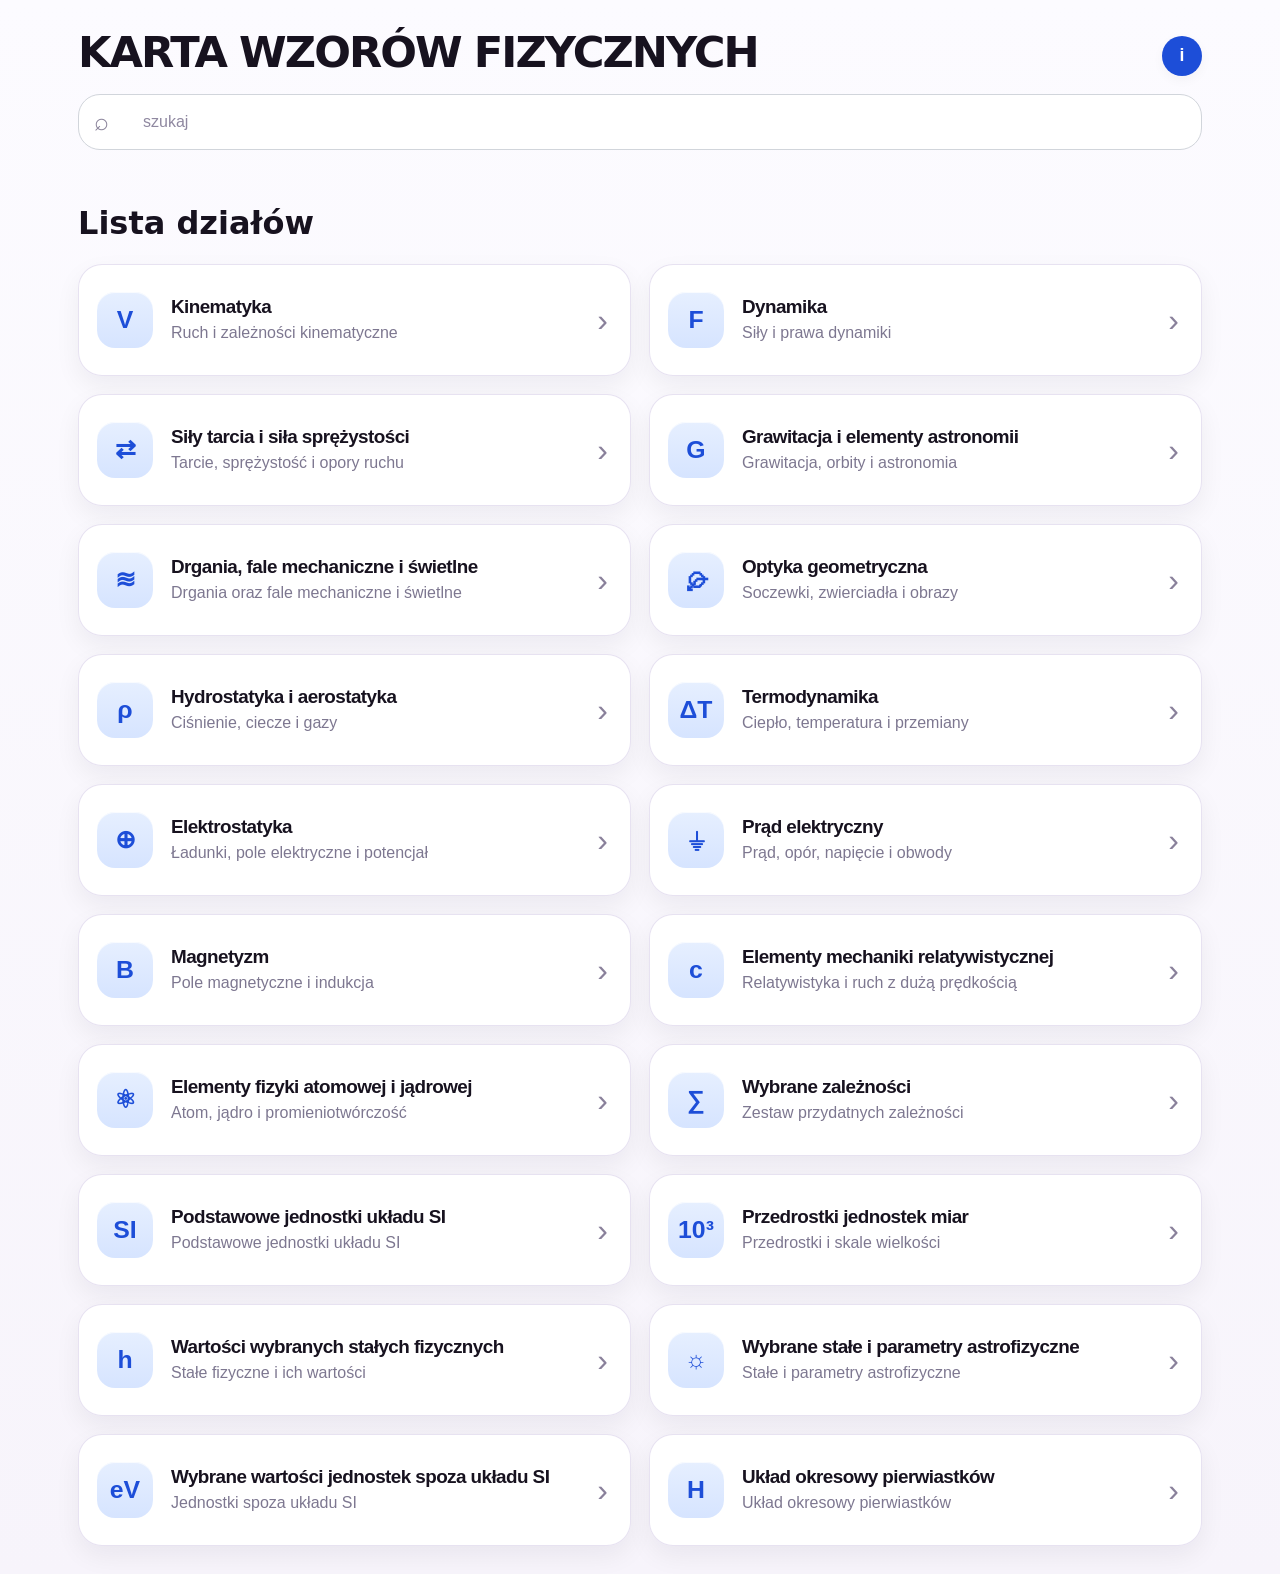
<file: index.html>
<!doctype html>
<html lang="pl">
<head>
<meta charset="utf-8">
<meta name="viewport" content="width=device-width, initial-scale=1, viewport-fit=cover">

<title>KARTA WZORÓW i wielkości fizykochemicznych</title>

<meta name="description" content="Mobilna karta wzorów z fizyki — opracowanie edukacyjne do nauki i powtórek, dostępne także jako aplikacja PWA.">

<meta name="theme-color" content="#ffffff">

<link rel="manifest" href="manifest.webmanifest">
<link rel="icon" href="icons/icon-192.png">
<link rel="apple-touch-icon" href="icons/icon-192.png">
<link rel="stylesheet" href="style.css">

<!--
  Fizyka — karta wzorów
  © Anna Wójcik-Jedlińska
  CC BY 4.0
  https://creativecommons.org/licenses/by/4.0/
-->
</head>
<body>
<div id="splash" class="splash" aria-hidden="true">
  <div>
    <div class="splash-frame">
      <img src="splash.jpg" alt="Ekran startowy aplikacji">
    </div>
    <div class="splash-note">Ładowanie aplikacji…</div>
  </div>
</div>

<div class="app">
  <main id="startScreen" class="start-screen">
    <div class="wrap">
      <header class="start-header">
        <div class="title-row start-top-row">
          <h1 class="title">KARTA WZORÓW FIZYCZNYCH</h1>
        <div class="top-actions">
  <button id="installBtn" class="install-btn hidden" title="Zainstaluj aplikację" aria-label="Zainstaluj aplikację">
    <span class="install-icon">⬇</span>
    <span class="install-text">Zainstaluj</span>
  </button>

  <button id="infoBtn" class="info-btn" type="button" aria-label="Informacje">
    i
  </button>
</div>
        </div>

        <div class="search-wrap unified">
          <div class="search-input-wrap unified">
            <input id="sectionSearch" class="search-input" type="search" inputmode="search" autocomplete="off" spellcheck="false" placeholder="szukaj">
            <button id="clearSearch" class="clear-search hidden" type="button" aria-label="Wyczyść wyszukiwanie">✕</button>
          </div>
          <div id="searchMeta" class="search-meta" aria-live="polite"></div>
        </div>
      </header>

      <h1>Lista działów</h1>
      <nav id="sectionList" class="section-list" aria-label="Lista działów"></nav>
    </div>
  </main>

  <section id="readerScreen" class="reader-screen hidden" aria-label="Czytnik działów">
    <div class="reader-top">
      <div class="reader-top-inner">
        <div class="reader-top-row">
          <button id="backBtn" class="back-btn compact" type="button" aria-label="Powrót do listy działów">
            <span class="back-arrow"><span class="ui-icon-glyph">☰</span></span>
            <span>Lista działów</span>
          </button>

          <div class="reader-top-actions">
            
           <button id="toggleSearch" class="search-toggle">
  <span class="icon-search">⌕</span>
  <span class="icon-close">✕</span>
           </button>
          </div>
        </div>

        <div class="reader-search-wrap hidden" id="readerSearchWrap">
          <div class="search-input-wrap unified">
            <input id="readerSearch" class="search-input" type="search" inputmode="search" autocomplete="off" spellcheck="false" placeholder="szukaj">
            <button id="clearReaderSearch" class="clear-search hidden" type="button" aria-label="Wyczyść wyszukiwanie w działach">✕</button>
          </div>
          <div id="readerSearchMeta" class="search-meta" aria-live="polite"></div>
        </div>
      </div>
    </div>

    <div id="readerContent" class="reader-content"></div>
  </section>
</div>

<div id="infoModal" class="modal hidden" role="dialog" aria-modal="true" aria-labelledby="license-note-title">
  <div class="modal-content">
    <button id="closeModal" class="modal-close" type="button" aria-label="Zamknij okno">✕</button>

    <section class="license-note" aria-labelledby="license-note-title">
      <h2 id="license-note-title">Informacja o opracowaniu</h2>

      <p>
        To opracowanie edukacyjne „KARTA WZORÓW i wielkości fizykochemicznych” zostało przygotowane przez
        <a href="mailto:anna@jedlinscy.com"><strong>Annę Wójcik-Jedlińską</strong></a>.
      </p>

      <p>
        Materiał jest inspirowany zakresem kart wzorów do egzaminu maturalnego publikowanych przez
        <a
          href="https://bip.cke.gov.pl/artykul/211/1658/egzamin-maturalny-w-formule-2022"
          target="_blank"
          rel="noopener noreferrer"
        >
          Centralną Komisję Egzaminacyjną (CKE)
        </a>.
      </p>

      <p>
        Układ, forma prezentacji oraz sposób dostosowania treści do urządzeń mobilnych zostały
        opracowane samodzielnie. Materiał ma charakter pomocniczy i edukacyjny.
      </p>

      <p>
        Niniejszy materiał <strong>nie stanowi oficjalnego dokumentu CKE</strong> i
        <strong>nie zastępuje</strong> oryginalnych kart wzorów publikowanych przez CKE.
      </p>

      <p>
        O ile nie wskazano inaczej, autorskie elementy tego opracowania są udostępniane na licencji
        <a
          href="https://creativecommons.org/licenses/by/4.0/deed.pl"
          target="_blank"
          rel="license noopener noreferrer"
        >
          Creative Commons Uznanie autorstwa 4.0 Międzynarodowe (CC BY 4.0)
        </a>.
      </p>

      <p>
        Licencja ta dotyczy wyłącznie elementów przygotowanych przez autora opracowania i
        <strong>nie obejmuje</strong> materiałów źródłowych CKE ani innych treści, do których prawa
        przysługują odrębnym podmiotom.
      </p>
    </section>
  </div>
</div>

<script>
const sectionMeta = {
  kinematyka: {
    title: 'Kinematyka',
    icon: 'V',
    subtitle: 'Ruch i zależności kinematyczne',
    images: ['images/kinematyka.png'],
    keywords: ['kinematyka', 'ruch', 'prędkość', 'predkosc', 'przyspieszenie', 'tor ruchu']
  },
  dynamika: {
    title: 'Dynamika',
    icon: 'F',
    subtitle: 'Siły i prawa dynamiki',
    images: ['images/dynamika.png'],
    keywords: ['dynamika', 'zasady dynamiki', 'newton', 'siła', 'sila', 'masa']
  },
  sily_tarcia_i_sila_sprezystosci: {
    title: 'Siły tarcia i siła sprężystości',
    icon: '⇄',
    subtitle: 'Tarcie, sprężystość i opory ruchu',
    images: ['images/sily_tarcia_i_sila_sprezystosci.png'],
    keywords: ['tarcie', 'siła tarcia', 'sila tarcia', 'sprężystość', 'sprezystosc', 'hooke']
  },
  grawitacja_i_elementy_astronomii: {
    title: 'Grawitacja i elementy astronomii',
    icon: 'G',
    subtitle: 'Grawitacja, orbity i astronomia',
    images: ['images/grawitacja_i_elementy_astronomii.png'],
    keywords: ['grawitacja', 'astronomia', 'planety', 'orbita', 'ciążenie', 'ciazenie']
  },
  drgania_fale_mechaniczne_i_swietlne: {
    title: 'Drgania, fale mechaniczne i świetlne',
    icon: '≋',
    subtitle: 'Drgania oraz fale mechaniczne i świetlne',
    images: ['images/drgania_fale_mechaniczne_i_swietlne.png'],
    keywords: ['drgania', 'fala', 'fale', 'mechaniczne', 'świetlne', 'swiatlo', 'światło']
  },
  optyka_geometryczna: {
    title: 'Optyka geometryczna',
    icon: '⌮',
    subtitle: 'Soczewki, zwierciadła i obrazy',
    images: ['images/optyka_geometryczna.png'],
    keywords: ['optyka', 'soczewka', 'lustro', 'ogniskowa', 'powiększenie', 'powiekszenie']
  },
  hydrostatyka_aerostatyka: {
    title: 'Hydrostatyka i aerostatyka',
    icon: 'ρ',
    subtitle: 'Ciśnienie, ciecze i gazy',
    images: ['images/hydrostatyka_aerostatyka.png'],
    keywords: ['hydrostatyka', 'aerostatyka', 'ciecz', 'ciśnienie', 'cisnienie', 'prawo pascala', 'archimedes']
  },
  termodynamika: {
    title: 'Termodynamika',
    icon: 'ΔT',
    subtitle: 'Ciepło, temperatura i przemiany',
    images: ['images/termodynamika.png'],
    keywords: ['termodynamika', 'ciepło', 'cieplo', 'temperatura', 'gaz', 'energia wewnętrzna']
  },
  elektrostatyka: {
    title: 'Elektrostatyka',
    icon: '⊕',
    subtitle: 'Ładunki, pole elektryczne i potencjał',
    images: ['images/elektrostatyka.png'],
    keywords: ['elektrostatyka', 'ładunek', 'ladunek', 'pole elektryczne', 'kondensator', 'prawo coulomba']
  },
  prad_elektryczny: {
    title: 'Prąd elektryczny',
    icon: '⏚',
    subtitle: 'Prąd, opór, napięcie i obwody',
    images: ['images/prad_elektryczny.png'],
    keywords: ['prąd', 'prad', 'natężenie', 'natezenie', 'opór', 'opor', 'napięcie', 'napiecie', 'ohm']
  },
  magnetyzm: {
    title: 'Magnetyzm',
    icon: 'B',
    subtitle: 'Pole magnetyczne i indukcja',
    images: ['images/magnetyzm.png'],
    keywords: ['magnetyzm', 'pole magnetyczne', 'indukcja', 'cewka', 'solenoid']
  },
  elementy_mechaniki_relatywistycznej: {
    title: 'Elementy mechaniki relatywistycznej',
    icon: 'c',
    subtitle: 'Relatywistyka i ruch z dużą prędkością',
    images: ['images/elementy_mechaniki_relatywistycznej.png'],
    keywords: ['relatywistyczna', 'relatywistyka', 'szczególna teoria względności', 'wzglednosci', 'einstein']
  },
  elementy_fizyki_atomowej_i_jadrowej: {
    title: 'Elementy fizyki atomowej i jądrowej',
    icon: '⚛',
    subtitle: 'Atom, jądro i promieniotwórczość',
    images: ['images/elementy_fizyki_atomowej_i_jadrowej.png'],
    keywords: ['atomowa', 'jądrowa', 'jadrowa', 'promieniotwórczość', 'promieniotworczosc', 'izotop', 'foton']
  },
  wybrane_zaleznosci: {
    title: 'Wybrane zależności',
    icon: '∑',
    subtitle: 'Zestaw przydatnych zależności',
    images: ['images/wybrane_zaleznosci.png'],
    keywords: ['zależności', 'zaleznosci', 'wzory', 'przekształcenia']
  },
  podstawowe_jednostki_ukladu_si: {
    title: 'Podstawowe jednostki układu SI',
    icon: 'SI',
    subtitle: 'Podstawowe jednostki układu SI',
    images: ['images/podstawowe_jednostki_ukladu_si.png'],
    keywords: ['jednostki', 'układ si', 'uklad si', 'si', 'metr', 'kilogram', 'sekunda']
  },
  przedrostki_jednostek_miar: {
    title: 'Przedrostki jednostek miar',
    icon: '10³',
    subtitle: 'Przedrostki i skale wielkości',
    images: ['images/przedrostki_jednostek_miar.png'],
    keywords: ['przedrostki', 'mikro', 'mega', 'giga', 'nano', 'mili']
  },
  wartosci_wybranych_stalych_fizycznych: {
    title: 'Wartości wybranych stałych fizycznych',
    icon: 'h',
    subtitle: 'Stałe fizyczne i ich wartości',
    images: ['images/wartosci_wybranych_stalych_fizycznych.png'],
    keywords: ['stałe fizyczne', 'stale fizyczne', 'stałe', 'stale', 'g', 'h', 'c']
  },
  wybrane_stale_i_parametry_astrofizyczne: {
    title: 'Wybrane stałe i parametry astrofizyczne',
    icon: '☼',
    subtitle: 'Stałe i parametry astrofizyczne',
    images: ['images/wybrane_stale_i_parametry_astrofizyczne.png'],
    keywords: ['astrofizyczne', 'astronomia', 'planety', 'słońce', 'slonce', 'kosmos']
  },
  wartosci_wybranych_jednostek_spoza_ukladu_si: {
    title: 'Wybrane wartości jednostek spoza układu SI',
    icon: 'eV',
    subtitle: 'Jednostki spoza układu SI',
    images: ['images/wartosci_wybranych_jednostek_spoza_ukladu_si.png'],
    keywords: ['spoza układu si', 'spoza ukladu si', 'elektronowolt', 'ev', 'rok świetlny', 'rok swietlny']
  },
  uklad_okresowy_pierwiastkow: {
    title: 'Układ okresowy pierwiastków',
    icon: 'H',
    subtitle: 'Układ okresowy pierwiastków',
    images: ['images/uklad_okresowy_pierwiastkow.png'],
    keywords: ['uklad', 'układ', 'okresowy', 'pierwiastow', 'pierwiastków', 'tablica']
  }
};

function normalizeText(value) {
  return (value || '')
    .toLowerCase()
    .normalize('NFD')
    .replace(/[\u0300-\u036f]/g, '')
    .replace(/ł/g, 'l')
    .replace(/[^a-z0-9\s]/g, ' ')
    .replace(/\s+/g, ' ')
    .trim();
}

const sections = Object.entries(sectionMeta).map(([id, meta]) => ({
  id,
  ...meta,
  searchText: normalizeText([meta.title, ...(meta.keywords || [])].join(' '))
}));

const startScreen = document.getElementById('startScreen');
const readerScreen = document.getElementById('readerScreen');
const sectionList = document.getElementById('sectionList');
const readerContent = document.getElementById('readerContent');
const backBtn = document.getElementById('backBtn');
const splash = document.getElementById('splash');
const readerTop = readerScreen.querySelector('.reader-top');

const sectionSearch = document.getElementById('sectionSearch');
const clearSearch = document.getElementById('clearSearch');
const searchMeta = document.getElementById('searchMeta');

const toggleSearch = document.getElementById('toggleSearch');
const readerSearchWrap = document.getElementById('readerSearchWrap');
const readerSearch = document.getElementById('readerSearch');
const clearReaderSearch = document.getElementById('clearReaderSearch');
const readerSearchMeta = document.getElementById('readerSearchMeta');

const infoButtons = [
  document.getElementById('infoBtn'),
  document.getElementById('infoBtnReader')
].filter(Boolean);

const infoModal = document.getElementById('infoModal');
const closeModal = document.getElementById('closeModal');

let zoomModal = null;
let zoomImage = null;
let closeZoomModalBtn = null;

let lastTargetId = sections[0]?.id || '';
let readerBuilt = false;

function getFilteredSections(query) {
  const normalizedQuery = normalizeText(query);
  if (!normalizedQuery) return sections;

  const terms = normalizedQuery.split(' ').filter(Boolean);
  return sections.filter(section => terms.every(term => section.searchText.includes(term)));
}

function updateSearchMeta(query, count) {
  const normalizedQuery = normalizeText(query);
  if (!normalizedQuery) {
    searchMeta.textContent = ' ';
    return;
  }
  if (count === 0) {
    searchMeta.textContent = 'Brak wyników. Spróbuj innego hasła.';
    return;
  }
  searchMeta.textContent = count === 1 ? 'Znaleziono 1 dział.' : `Znaleziono ${count} działów.`;
}

function updateReaderSearchMeta(query, count) {
  const normalizedQuery = normalizeText(query);
  if (!normalizedQuery) {
    readerSearchMeta.textContent = '';
    return;
  }
  if (count === 0) {
    readerSearchMeta.textContent = 'Brak pasujących działów.';
    return;
  }
  readerSearchMeta.textContent = count === 1 ? 'Znaleziono 1 dział.' : `Znaleziono ${count} działy.`;
}

function renderStartList(query = '') {
  const filtered = getFilteredSections(query);

  sectionList.innerHTML = filtered.length
    ? filtered.map(section => `
        <button class="section-link" type="button" data-target="${section.id}" aria-label="Otwórz dział ${section.title}">
          <span class="section-icon" aria-hidden="true"><span class="ui-icon-glyph">${section.icon}</span></span>
          <span class="section-copy">
            <span class="section-name">${section.title}</span>
            <span class="section-subtitle">${section.subtitle}</span>
          </span>
          <span class="section-chevron" aria-hidden="true">›</span>
        </button>
      `).join('')
    : '<div class="empty-state">Brak pasujących działów.</div>';

  updateSearchMeta(query, filtered.length);
  clearSearch.classList.toggle('hidden', !normalizeText(query));
}

function buildReader() {
  if (readerBuilt) return;

  readerContent.innerHTML = sections.map(section => `
    <article class="panel" id="${section.id}" tabindex="-1" data-search="${section.searchText}">
      <h2>${section.title}</h2>
      ${section.images.map(src => `
        <div class="figure figure--zoomable">
          <img
            src="${src}"
            alt="${section.title}"
            loading="lazy"
            decoding="async"
            data-zoomable="true"
            tabindex="0"
            role="button"
            aria-label="Powiększ obraz: ${section.title}"
          >
        </div>
      `).join('')}
    </article>
  `).join('');

  setupZoomableImages();
  readerBuilt = true;
}

function filterReaderPanels(query = '') {
  const normalizedQuery = normalizeText(query);
  const terms = normalizedQuery ? normalizedQuery.split(' ').filter(Boolean) : [];
  const panels = readerContent.querySelectorAll('.panel');
  let visibleCount = 0;

  panels.forEach(panel => {
    const haystack = panel.dataset.search || '';
    const visible = !terms.length || terms.every(term => haystack.includes(term));
    panel.classList.toggle('hidden', !visible);
    if (visible) visibleCount += 1;
  });

  clearReaderSearch.classList.toggle('hidden', !terms.length);
  updateReaderSearchMeta(query, visibleCount);
  return visibleCount;
}

function getReaderHeaderOffset() {
  return readerTop ? readerTop.offsetHeight + 8 : 8;
}

function alignReaderToTarget(target) {
  if (!target || target.classList.contains('hidden')) return;
  const top = target.getBoundingClientRect().top + window.scrollY - getReaderHeaderOffset();
  window.scrollTo({ top: Math.max(0, top), behavior: 'auto' });
}

function waitForRelevantImages(target) {
  const allVisiblePanels = Array.from(readerContent.querySelectorAll('.panel'))
    .filter(panel => !panel.classList.contains('hidden'));

  const targetVisibleIndex = allVisiblePanels.findIndex(panel => panel.id === target.id);
  const relevantPanels = targetVisibleIndex >= 0 ? allVisiblePanels.slice(0, targetVisibleIndex + 1) : [target];

  const images = relevantPanels
    .flatMap(panel => Array.from(panel.querySelectorAll('img')))
    .filter(img => !img.complete);

  if (!images.length) return Promise.resolve();

  return Promise.race([
    Promise.all(images.map(img => new Promise(resolve => {
      img.addEventListener('load', resolve, { once: true });
      img.addEventListener('error', resolve, { once: true });
    }))),
    new Promise(resolve => setTimeout(resolve, 1200))
  ]);
}

function setReaderSearchState(isOpen, { focus = false, reset = false } = {}) {
  readerSearchWrap.classList.toggle('hidden', !isOpen);
  toggleSearch.classList.toggle('active', isOpen);
  toggleSearch.setAttribute('aria-expanded', String(isOpen));
  toggleSearch.setAttribute('aria-label', isOpen ? 'Ukryj wyszukiwanie' : 'Pokaż wyszukiwanie');

  if (reset) {
    readerSearch.value = '';
    filterReaderPanels('');
  }

  if (isOpen && focus) {
    requestAnimationFrame(() => readerSearch.focus());
  }
}

function openReaderSearch(options = {}) {
  setReaderSearchState(true, options);
}

function closeReaderSearch(options = {}) {
  setReaderSearchState(false, options);
}

function toggleReaderSearch() {
  const isOpen = !readerSearchWrap.classList.contains('hidden');
  setReaderSearchState(!isOpen, { focus: !isOpen });
}

async function openReader(targetId) {
  buildReader();

  lastTargetId = targetId || sections[0]?.id || '';
  setReaderSearchState(false, { reset: true });

  startScreen.classList.add('hidden');
  readerScreen.classList.remove('hidden');
  window.scrollTo({ top: 0, behavior: 'auto' });

  const target = document.getElementById(lastTargetId);
  if (!target) return;

  await new Promise(resolve => requestAnimationFrame(() => requestAnimationFrame(resolve)));
  alignReaderToTarget(target);

  await waitForRelevantImages(target);
  await new Promise(resolve => requestAnimationFrame(resolve));
  alignReaderToTarget(target);
}

function closeReader() {
  readerScreen.classList.add('hidden');
  startScreen.classList.remove('hidden');

  if (readerBuilt) {
    setReaderSearchState(false, { reset: true });
  } else {
    setReaderSearchState(false);
  }

  window.scrollTo({ top: 0, behavior: 'auto' });
}

infoButtons.forEach(button => {
  button.addEventListener('click', () => {
    infoModal.classList.remove('hidden');
  });
});

closeModal.addEventListener('click', () => {
  infoModal.classList.add('hidden');
});

infoModal.addEventListener('click', event => {
  if (event.target === infoModal) {
    infoModal.classList.add('hidden');
  }
});

function ensureZoomModal() {
  if (zoomModal) return;

  const markup = document.createElement('div');
  markup.innerHTML = `
    <div id="zoomModal" class="zoom-modal hidden" role="dialog" aria-modal="true" aria-label="Powiększony obraz">
      <div class="zoom-modal-content">
        <button id="closeZoomModal" class="zoom-modal-close" type="button" aria-label="Zamknij powiększenie">✕</button>
        <img id="zoomImage" src="" alt="">
      </div>
    </div>
  `;
  document.body.appendChild(markup.firstElementChild);

  zoomModal = document.getElementById('zoomModal');
  zoomImage = document.getElementById('zoomImage');
  closeZoomModalBtn = document.getElementById('closeZoomModal');

  closeZoomModalBtn.addEventListener('click', closeZoomModal);
  zoomModal.addEventListener('click', event => {
    if (event.target === zoomModal) {
      closeZoomModal();
    }
  });
}

function openZoomModal(sourceImage) {
  ensureZoomModal();
  zoomImage.src = sourceImage.currentSrc || sourceImage.src;
  zoomImage.alt = sourceImage.alt || 'Powiększony obraz';
  zoomModal.classList.remove('hidden');
  document.body.classList.add('modal-open');
}

function closeZoomModal() {
  if (!zoomModal) return;
  zoomModal.classList.add('hidden');
  zoomImage.src = '';
  zoomImage.alt = '';
  document.body.classList.remove('modal-open');
}

function setupZoomableImages() {
  ensureZoomModal();

  readerContent.querySelectorAll('img[data-zoomable="true"]').forEach(img => {
    if (img.dataset.zoomBound === 'true') return;

    img.addEventListener('click', () => openZoomModal(img));
    img.addEventListener('keydown', event => {
      if (event.key === 'Enter' || event.key === ' ') {
        event.preventDefault();
        openZoomModal(img);
      }
    });

    img.dataset.zoomBound = 'true';
  });
}

setReaderSearchState(false);

backBtn.addEventListener('click', closeReader);
toggleSearch.addEventListener('click', toggleReaderSearch);

window.addEventListener('keydown', event => {
  if (event.key === 'Escape') {
    if (zoomModal && !zoomModal.classList.contains('hidden')) {
      closeZoomModal();
      return;
    }
    if (!infoModal.classList.contains('hidden')) {
      infoModal.classList.add('hidden');
      return;
    }
    if (!readerSearchWrap.classList.contains('hidden')) {
      closeReaderSearch();
      return;
    }
    if (!readerScreen.classList.contains('hidden')) {
      closeReader();
    }
  }
});

sectionList.addEventListener('click', event => {
  const btn = event.target.closest('[data-target]');
  if (!btn) return;
  openReader(btn.dataset.target);
});

sectionSearch.addEventListener('input', event => {
  renderStartList(event.target.value);
});

sectionSearch.addEventListener('search', event => {
  renderStartList(event.target.value);
});

clearSearch.addEventListener('click', () => {
  sectionSearch.value = '';
  renderStartList('');
  sectionSearch.focus();
});

readerSearch.addEventListener('input', async event => {
  const visibleCount = filterReaderPanels(event.target.value);
  if (!visibleCount) return;

  const firstVisible = readerContent.querySelector('.panel:not(.hidden)');
  if (!firstVisible) return;

  await new Promise(resolve => requestAnimationFrame(resolve));
  alignReaderToTarget(firstVisible);
});

readerSearch.addEventListener('search', async event => {
  const visibleCount = filterReaderPanels(event.target.value);
  if (!visibleCount) return;

  const firstVisible = readerContent.querySelector('.panel:not(.hidden)');
  if (!firstVisible) return;

  await new Promise(resolve => requestAnimationFrame(resolve));
  alignReaderToTarget(firstVisible);
});

clearReaderSearch.addEventListener('click', async () => {
  readerSearch.value = '';
  filterReaderPanels('');

  const currentTarget = document.getElementById(lastTargetId) || readerContent.querySelector('.panel');
  if (!currentTarget) return;

  await new Promise(resolve => requestAnimationFrame(resolve));
  alignReaderToTarget(currentTarget);
  readerSearch.focus();
});

renderStartList('');

window.addEventListener('load', () => {
  setTimeout(() => splash.classList.add('hidden'), 800);

  if ('serviceWorker' in navigator && (location.protocol === 'https:' || location.hostname === 'localhost')) {
    navigator.serviceWorker.register('./sw.js').catch(() => {});
  }
});
  let deferredInstallPrompt = null;
const installBtn = document.getElementById('installBtn');

if (installBtn) {

  // ukryty na start
  installBtn.classList.add('hidden');

  // gdy PWA jest gotowe do instalacji
  window.addEventListener('beforeinstallprompt', (e) => {
    e.preventDefault();
    deferredInstallPrompt = e;

    installBtn.classList.remove('hidden');
  });

  // kliknięcie instalacji
  installBtn.addEventListener('click', async () => {
    if (!deferredInstallPrompt) return;

    deferredInstallPrompt.prompt();
    const choice = await deferredInstallPrompt.userChoice;

    if (choice.outcome === 'accepted') {
      installBtn.classList.add('hidden');
      deferredInstallPrompt = null;
    }

    console.log('Install:', choice.outcome);
  });

  // po instalacji
  window.addEventListener('appinstalled', () => {
    installBtn.classList.add('hidden');
    deferredInstallPrompt = null;
    console.log('PWA installed');
  });
}
</script>
</body>
</html>
</file>
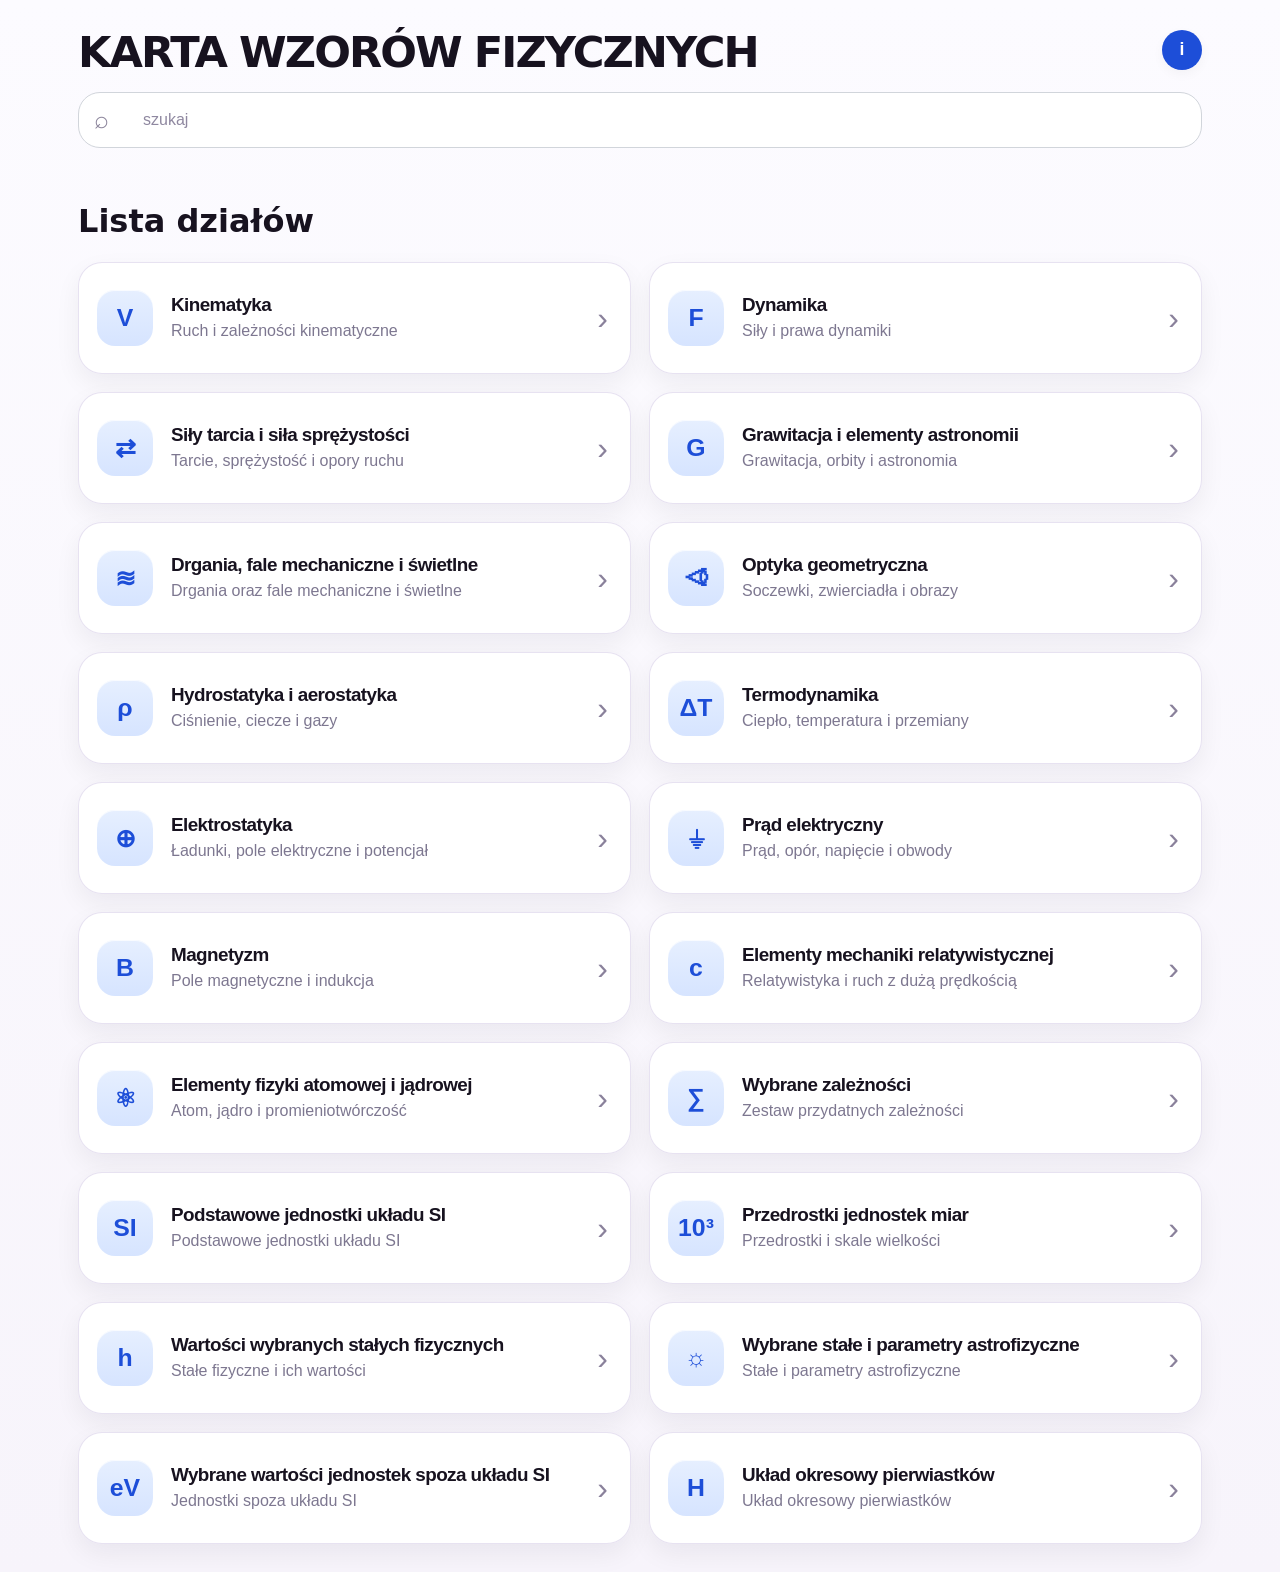
<file: index-final-verified.html>
<!doctype html>
<html lang="pl">
<head>
<meta charset="utf-8">
<meta name="viewport" content="width=device-width, initial-scale=1, viewport-fit=cover">
<meta name="theme-color" content="#ffffff">
<title>KARTA WZORÓW i wielkości fizykochemicznych</title>
<link rel="manifest" href="manifest.webmanifest">
<link rel="icon" href="icons/icon-192.png">
<link rel="stylesheet" href="style.css">
</head>
<body>
<div id="splash" class="splash" aria-hidden="true">
  <div>
    <div class="splash-frame">
      <img src="splash.jpg" alt="Ekran startowy aplikacji">
    </div>
    <div class="splash-note">Ładowanie aplikacji…</div>
  </div>
</div>

<div class="app">
  <main id="startScreen" class="start-screen">
    <div class="wrap">
      <header class="start-header">
        <div class="title-row start-top-row">
          <h1 class="title">KARTA WZORÓW FIZYCZNYCH</h1>
          <button id="infoBtn" class="info-btn" type="button" aria-label="Informacje">i</button>
        </div>

        <div class="search-wrap unified">
          <div class="search-input-wrap unified">
            <input id="sectionSearch" class="search-input" type="search" inputmode="search" autocomplete="off" spellcheck="false" placeholder="szukaj">
            <button id="clearSearch" class="clear-search hidden" type="button" aria-label="Wyczyść wyszukiwanie">✕</button>
          </div>
          <div id="searchMeta" class="search-meta" aria-live="polite"></div>
        </div>
      </header>
        <h1>Lista działów</h1>
      <nav id="sectionList" class="section-list" aria-label="Lista działów"></nav>
    </div>
  </main>

  <section id="readerScreen" class="reader-screen hidden" aria-label="Czytnik działów">
    <div class="reader-top">
      <div class="reader-top-inner">
        <div class="reader-top-row">
          <button id="backBtn" class="back-btn compact" type="button" aria-label="Powrót do listy działów">
            <span class="back-arrow" aria-hidden="true"><span class="ui-icon-glyph">⬅</span></span>
            <span class="back-label">Lista działów</span>
          </button>
          <button id="infoBtnReader" class="info-btn" type="button" aria-label="Informacje">i</button>
        </div>

        <div class="reader-search-wrap">
          <div class="search-input-wrap unified">
            <input id="readerSearch" class="search-input" type="search" inputmode="search" autocomplete="off" spellcheck="false" placeholder="szukaj">
            <button id="clearReaderSearch" class="clear-search hidden" type="button" aria-label="Wyczyść wyszukiwanie w działach">✕</button>
          </div>
          <div id="readerSearchMeta" class="search-meta" aria-live="polite"></div>
        </div>
      </div>
    </div>

    <div id="readerContent" class="reader-content"></div>
  </section>
</div>

<div id="infoModal" class="modal hidden" role="dialog" aria-modal="true" aria-labelledby="license-note-title">
  <div class="modal-content">
    <button id="closeModal" class="modal-close" type="button" aria-label="Zamknij okno">✕</button>

    <section class="license-note" aria-labelledby="license-note-title">
      <h2 id="license-note-title">Informacja o opracowaniu</h2>

      <p>
        To opracowanie edukacyjne „KARTA WZORÓW i wielkości fizykochemicznych” zostało przygotowane przez
        <a href="mailto:anna@jedlinscy.com"><strong>Annę Wójcik-Jedlińską</strong></a>.
      </p>

      <p>
        Materiał jest inspirowany zakresem kart wzorów do egzaminu maturalnego publikowanych przez
        <a
          href="https://bip.cke.gov.pl/artykul/211/1658/egzamin-maturalny-w-formule-2022"
          target="_blank"
          rel="noopener noreferrer"
        >
          Centralną Komisję Egzaminacyjną (CKE)
        </a>.
      </p>

      <p>
        Układ, forma prezentacji oraz sposób dostosowania treści do urządzeń mobilnych zostały
        opracowane samodzielnie. Materiał ma charakter pomocniczy i edukacyjny.
      </p>

      <p>
        Niniejszy materiał <strong>nie stanowi oficjalnego dokumentu CKE</strong> i
        <strong>nie zastępuje</strong> oryginalnych kart wzorów publikowanych przez CKE.
      </p>

      <p>
        O ile nie wskazano inaczej, autorskie elementy tego opracowania są udostępniane na licencji
        <a
          href="https://creativecommons.org/licenses/by/4.0/deed.pl"
          target="_blank"
          rel="license noopener noreferrer"
        >
          Creative Commons Uznanie autorstwa 4.0 Międzynarodowe (CC BY 4.0)
        </a>.
      </p>

      <p>
        Licencja ta dotyczy wyłącznie elementów przygotowanych przez autora opracowania i
        <strong>nie obejmuje</strong> materiałów źródłowych CKE ani innych treści, do których prawa
        przysługują odrębnym podmiotom.
      </p>
    </section>
  </div>
</div>

<script>
const sectionMeta = {
  kinematyka: {
    title: 'Kinematyka',
    icon: 'V',
    subtitle: 'Ruch i zależności kinematyczne',
    images: ['images/kinematyka.png'],
    keywords: ['kinematyka', 'ruch', 'prędkość', 'predkosc', 'przyspieszenie', 'tor ruchu']
  },
  dynamika: {
    title: 'Dynamika',
    icon: 'F',
    subtitle: 'Siły i prawa dynamiki',
    images: ['images/dynamika.png'],
    keywords: ['dynamika', 'zasady dynamiki', 'newton', 'siła', 'sila', 'masa']
  },
  sily_tarcia_i_sila_sprezystosci: {
    title: 'Siły tarcia i siła sprężystości',
    icon: '⇄',
    subtitle: 'Tarcie, sprężystość i opory ruchu',
    images: ['images/sily_tarcia_i_sila_sprezystosci.png'],
    keywords: ['tarcie', 'siła tarcia', 'sila tarcia', 'sprężystość', 'sprezystosc', 'hooke']
  },
  grawitacja_i_elementy_astronomii: {
    title: 'Grawitacja i elementy astronomii',
    icon: 'G',
    subtitle: 'Grawitacja, orbity i astronomia',
    images: ['images/grawitacja_i_elementy_astronomii.png'],
    keywords: ['grawitacja', 'astronomia', 'planety', 'orbita', 'ciążenie', 'ciazenie']
  },
  drgania_fale_mechaniczne_i_swietlne: {
    title: 'Drgania, fale mechaniczne i świetlne',
    icon: '≋',
    subtitle: 'Drgania oraz fale mechaniczne i świetlne',
    images: ['images/drgania_fale_mechaniczne_i_swietlne.png'],
    keywords: ['drgania', 'fala', 'fale', 'mechaniczne', 'świetlne', 'swiatlo', 'światło']
  },
  optyka_geometryczna: {
    title: 'Optyka geometryczna',
    icon: '⏿',
    subtitle: 'Soczewki, zwierciadła i obrazy',
    images: ['images/optyka_geometryczna.png'],
    keywords: ['optyka', 'soczewka', 'lustro', 'ogniskowa', 'powiększenie', 'powiekszenie']
  },
  hydrostatyka_aerostatyka: {
    title: 'Hydrostatyka i aerostatyka',
    icon: 'ρ',
    subtitle: 'Ciśnienie, ciecze i gazy',
    images: ['images/hydrostatyka_aerostatyka.png'],
    keywords: ['hydrostatyka', 'aerostatyka', 'ciecz', 'ciśnienie', 'cisnienie', 'prawo pascala', 'archimedes']
  },
  termodynamika: {
    title: 'Termodynamika',
    icon: 'ΔT',
    subtitle: 'Ciepło, temperatura i przemiany',
    images: ['images/termodynamika.png'],
    keywords: ['termodynamika', 'ciepło', 'cieplo', 'temperatura', 'gaz', 'energia wewnętrzna']
  },
  elektrostatyka: {
    title: 'Elektrostatyka',
    icon: '⊕',
    subtitle: 'Ładunki, pole elektryczne i potencjał',
    images: ['images/elektrostatyka.png'],
    keywords: ['elektrostatyka', 'ładunek', 'ladunek', 'pole elektryczne', 'kondensator', 'prawo coulomba']
  },
  prad_elektryczny: {
    title: 'Prąd elektryczny',
    icon: '⏚',
    subtitle: 'Prąd, opór, napięcie i obwody',
    images: ['images/prad_elektryczny.png'],
    keywords: ['prąd', 'prad', 'natężenie', 'natezenie', 'opór', 'opor', 'napięcie', 'napiecie', 'ohm']
  },
  magnetyzm: {
    title: 'Magnetyzm',
    icon: 'B',
    subtitle: 'Pole magnetyczne i indukcja',
    images: ['images/magnetyzm.png'],
    keywords: ['magnetyzm', 'pole magnetyczne', 'indukcja', 'cewka', 'solenoid']
  },
  elementy_mechaniki_relatywistycznej: {
    title: 'Elementy mechaniki relatywistycznej',
    icon: 'c',
    subtitle: 'Relatywistyka i ruch z dużą prędkością',
    images: ['images/elementy_mechaniki_relatywistycznej.png'],
    keywords: ['relatywistyczna', 'relatywistyka', 'szczególna teoria względności', 'wzglednosci', 'einstein']
  },
  elementy_fizyki_atomowej_i_jadrowej: {
    title: 'Elementy fizyki atomowej i jądrowej',
    icon: '⚛',
    subtitle: 'Atom, jądro i promieniotwórczość',
    images: ['images/elementy_fizyki_atomowej_i_jadrowej.png'],
    keywords: ['atomowa', 'jądrowa', 'jadrowa', 'promieniotwórczość', 'promieniotworczosc', 'izotop', 'foton']
  },
  wybrane_zaleznosci: {
    title: 'Wybrane zależności',
    icon: '∑',
    subtitle: 'Zestaw przydatnych zależności',
    images: ['images/wybrane_zaleznosci.png'],
    keywords: ['zależności', 'zaleznosci', 'wzory', 'przekształcenia']
  },
  podstawowe_jednostki_ukladu_si: {
    title: 'Podstawowe jednostki układu SI',
    icon: 'SI',
    subtitle: 'Podstawowe jednostki układu SI',
    images: ['images/podstawowe_jednostki_ukladu_si.png'],
    keywords: ['jednostki', 'układ si', 'uklad si', 'si', 'metr', 'kilogram', 'sekunda']
  },
  przedrostki_jednostek_miar: {
    title: 'Przedrostki jednostek miar',
    icon: '10³',
    subtitle: 'Przedrostki i skale wielkości',
    images: ['images/przedrostki_jednostek_miar.png'],
    keywords: ['przedrostki', 'mikro', 'mega', 'giga', 'nano', 'mili']
  },
  wartosci_wybranych_stalych_fizycznych: {
    title: 'Wartości wybranych stałych fizycznych',
    icon: 'h',
    subtitle: 'Stałe fizyczne i ich wartości',
    images: ['images/wartosci_wybranych_stalych_fizycznych.png'],
    keywords: ['stałe fizyczne', 'stale fizyczne', 'stałe', 'stale', 'g', 'h', 'c']
  },
  wybrane_stale_i_parametry_astrofizyczne: {
    title: 'Wybrane stałe i parametry astrofizyczne',
    icon: '☼',
    subtitle: 'Stałe i parametry astrofizyczne',
    images: ['images/wybrane_stale_i_parametry_astrofizyczne.png'],
    keywords: ['astrofizyczne', 'astronomia', 'planety', 'słońce', 'slonce', 'kosmos']
  },
  wartosci_wybranych_jednostek_spoza_ukladu_si: {
    title: 'Wybrane wartości jednostek spoza układu SI',
    icon: 'eV',
    subtitle: 'Jednostki spoza układu SI',
    images: ['images/wartosci_wybranych_jednostek_spoza_ukladu_si.png'],
    keywords: ['spoza układu si', 'spoza ukladu si', 'elektronowolt', 'ev', 'rok świetlny', 'rok swietlny']
  },
  uklad_okresowy_pierwiastkow: {
    title: 'Układ okresowy pierwiastków',
    icon: 'H',
    subtitle: 'Układ okresowy pierwiastków',
    images: ['images/uklad_okresowy_pierwiastkow.png'],
    keywords: ['uklad', 'układ', 'okresowy', 'pierwiastow', 'pierwiastków', 'tablica']
  }
};

function normalizeText(value) {
  return (value || '')
    .toLowerCase()
    .normalize('NFD')
    .replace(/[\u0300-\u036f]/g, '')
    .replace(/ł/g, 'l')
    .replace(/[^a-z0-9\s]/g, ' ')
    .replace(/\s+/g, ' ')
    .trim();
}

const sections = Object.entries(sectionMeta).map(([id, meta]) => ({
  id,
  ...meta,
  searchText: normalizeText([meta.title, ...(meta.keywords || [])].join(' '))
}));

const startScreen = document.getElementById('startScreen');
const readerScreen = document.getElementById('readerScreen');
const sectionList = document.getElementById('sectionList');
const readerContent = document.getElementById('readerContent');
const backBtn = document.getElementById('backBtn');
const splash = document.getElementById('splash');
const readerTop = readerScreen.querySelector('.reader-top');

const sectionSearch = document.getElementById('sectionSearch');
const clearSearch = document.getElementById('clearSearch');
const searchMeta = document.getElementById('searchMeta');

const readerSearch = document.getElementById('readerSearch');
const clearReaderSearch = document.getElementById('clearReaderSearch');
const readerSearchMeta = document.getElementById('readerSearchMeta');

const infoButtons = [
  document.getElementById('infoBtn'),
  document.getElementById('infoBtnReader')
].filter(Boolean);
const infoModal = document.getElementById('infoModal');
const closeModal = document.getElementById('closeModal');

let zoomModal = null;
let zoomImage = null;
let closeZoomModalBtn = null;

let lastTargetId = sections[0]?.id || '';
let readerBuilt = false;

function getFilteredSections(query) {
  const normalizedQuery = normalizeText(query);
  if (!normalizedQuery) return sections;

  const terms = normalizedQuery.split(' ').filter(Boolean);
  return sections.filter(section => terms.every(term => section.searchText.includes(term)));
}

function updateSearchMeta(query, count) {
  const normalizedQuery = normalizeText(query);
  if (!normalizedQuery) {
    searchMeta.textContent = ' ';
    return;
  }
  if (count === 0) {
    searchMeta.textContent = 'Brak wyników. Spróbuj innego hasła.';
    return;
  }
  searchMeta.textContent = count === 1 ? 'Znaleziono 1 dział.' : `Znaleziono ${count} działów.`;
}

function updateReaderSearchMeta(query, count) {
  const normalizedQuery = normalizeText(query);
  if (!normalizedQuery) {
    readerSearchMeta.textContent = '';
    return;
  }
  if (count === 0) {
    readerSearchMeta.textContent = 'Brak pasujących działów.';
    return;
  }
  readerSearchMeta.textContent = count === 1 ? 'Znaleziono 1 dział.' : `Znaleziono ${count} działy.`;
}

function renderStartList(query = '') {
  const filtered = getFilteredSections(query);

  sectionList.innerHTML = filtered.length
    ? filtered.map(section => `
        <button class="section-link" type="button" data-target="${section.id}" aria-label="Otwórz dział ${section.title}">
          <span class="section-icon" aria-hidden="true"><span class="ui-icon-glyph">${section.icon}</span></span>
          <span class="section-copy">
            <span class="section-name">${section.title}</span>
            <span class="section-subtitle">${section.subtitle}</span>
          </span>
          <span class="section-chevron" aria-hidden="true">›</span>
        </button>
      `).join('')
    : '<div class="empty-state">Brak pasujących działów.</div>';

  updateSearchMeta(query, filtered.length);
  clearSearch.classList.toggle('hidden', !normalizeText(query));
}

function buildReader() {
  if (readerBuilt) return;

  readerContent.innerHTML = sections.map(section => `
    <article class="panel" id="${section.id}" tabindex="-1" data-search="${section.searchText}">
      <h2>${section.title}</h2>
      ${section.images.map(src => `
        <div class="figure ${section.id === 'uklad_okresowy_pierwiastkow' ? 'figure--zoomable' : ''}">
          <img
            src="${src}"
            alt="${section.title}"
            loading="lazy"
            decoding="async"
            ${section.id === 'uklad_okresowy_pierwiastkow' ? 'data-zoomable="true" tabindex="0" role="button" aria-label="Powiększ układ okresowy"' : ''}
          >
        </div>
      `).join('')}
    </article>
  `).join('');

  setupZoomableImages();
  readerBuilt = true;
}

function filterReaderPanels(query = '') {
  const normalizedQuery = normalizeText(query);
  const terms = normalizedQuery ? normalizedQuery.split(' ').filter(Boolean) : [];
  const panels = readerContent.querySelectorAll('.panel');
  let visibleCount = 0;

  panels.forEach(panel => {
    const haystack = panel.dataset.search || '';
    const visible = !terms.length || terms.every(term => haystack.includes(term));
    panel.classList.toggle('hidden', !visible);
    if (visible) visibleCount += 1;
  });

  clearReaderSearch.classList.toggle('hidden', !terms.length);
  updateReaderSearchMeta(query, visibleCount);
  return visibleCount;
}

function getReaderHeaderOffset() {
  return readerTop ? readerTop.offsetHeight + 8 : 8;
}

function alignReaderToTarget(target) {
  if (!target || target.classList.contains('hidden')) return;
  const top = target.getBoundingClientRect().top + window.scrollY - getReaderHeaderOffset();
  window.scrollTo({ top: Math.max(0, top), behavior: 'auto' });
}

function waitForRelevantImages(target) {
  const allVisiblePanels = Array.from(readerContent.querySelectorAll('.panel'))
    .filter(panel => !panel.classList.contains('hidden'));

  const targetVisibleIndex = allVisiblePanels.findIndex(panel => panel.id === target.id);
  const relevantPanels = targetVisibleIndex >= 0 ? allVisiblePanels.slice(0, targetVisibleIndex + 1) : [target];

  const images = relevantPanels
    .flatMap(panel => Array.from(panel.querySelectorAll('img')))
    .filter(img => !img.complete);

  if (!images.length) return Promise.resolve();

  return Promise.race([
    Promise.all(images.map(img => new Promise(resolve => {
      img.addEventListener('load', resolve, { once: true });
      img.addEventListener('error', resolve, { once: true });
    }))),
    new Promise(resolve => setTimeout(resolve, 1200))
  ]);
}

async function openReader(targetId) {
  buildReader();

  lastTargetId = targetId || sections[0]?.id || '';
  readerSearch.value = '';
  filterReaderPanels('');

  startScreen.classList.add('hidden');
  readerScreen.classList.remove('hidden');
  window.scrollTo({ top: 0, behavior: 'auto' });

  const target = document.getElementById(lastTargetId);
  if (!target) return;

  await new Promise(resolve => requestAnimationFrame(() => requestAnimationFrame(resolve)));
  alignReaderToTarget(target);

  await waitForRelevantImages(target);
  await new Promise(resolve => requestAnimationFrame(resolve));
  alignReaderToTarget(target);
}

function closeReader() {
  readerScreen.classList.add('hidden');
  startScreen.classList.remove('hidden');

  readerSearch.value = '';
  if (readerBuilt) {
    filterReaderPanels('');
  }

  window.scrollTo({ top: 0, behavior: 'auto' });
}

infoButtons.forEach(button => {
  button.addEventListener('click', () => {
    infoModal.classList.remove('hidden');
  });
});

closeModal.addEventListener('click', () => {
  infoModal.classList.add('hidden');
});

infoModal.addEventListener('click', event => {
  if (event.target === infoModal) {
    infoModal.classList.add('hidden');
  }
});

function ensureZoomModal() {
  if (zoomModal) return;

  const markup = document.createElement('div');
  markup.innerHTML = `
    <div id="zoomModal" class="zoom-modal hidden" role="dialog" aria-modal="true" aria-label="Powiększony obraz">
      <div class="zoom-modal-content">
        <button id="closeZoomModal" class="zoom-modal-close" type="button" aria-label="Zamknij powiększenie">✕</button>
        <img id="zoomImage" src="" alt="">
      </div>
    </div>
  `;
  document.body.appendChild(markup.firstElementChild);

  zoomModal = document.getElementById('zoomModal');
  zoomImage = document.getElementById('zoomImage');
  closeZoomModalBtn = document.getElementById('closeZoomModal');

  closeZoomModalBtn.addEventListener('click', closeZoomModal);
  zoomModal.addEventListener('click', event => {
    if (event.target === zoomModal) {
      closeZoomModal();
    }
  });
}

function openZoomModal(sourceImage) {
  ensureZoomModal();
  zoomImage.src = sourceImage.currentSrc || sourceImage.src;
  zoomImage.alt = sourceImage.alt || 'Powiększony obraz';
  zoomModal.classList.remove('hidden');
  document.body.classList.add('modal-open');
}

function closeZoomModal() {
  if (!zoomModal) return;
  zoomModal.classList.add('hidden');
  zoomImage.src = '';
  document.body.classList.remove('modal-open');
}

function setupZoomableImages() {
  ensureZoomModal();

  readerContent.querySelectorAll('img[data-zoomable="true"]').forEach(img => {
    img.addEventListener('click', () => openZoomModal(img));
    img.addEventListener('keydown', event => {
      if (event.key === 'Enter' || event.key === ' ') {
        event.preventDefault();
        openZoomModal(img);
      }
    });
  });
}


backBtn.addEventListener('click', closeReader);

window.addEventListener('keydown', event => {
  if (event.key === 'Escape') {
    if (zoomModal && !zoomModal.classList.contains('hidden')) {
      closeZoomModal();
      return;
    }
    if (!infoModal.classList.contains('hidden')) {
      infoModal.classList.add('hidden');
      return;
    }
    if (!readerScreen.classList.contains('hidden')) {
      closeReader();
    }
  }
});

sectionList.addEventListener('click', event => {
  const btn = event.target.closest('[data-target]');
  if (!btn) return;
  openReader(btn.dataset.target);
});

sectionSearch.addEventListener('input', event => {
  renderStartList(event.target.value);
});

sectionSearch.addEventListener('search', event => {
  renderStartList(event.target.value);
});

clearSearch.addEventListener('click', () => {
  sectionSearch.value = '';
  renderStartList('');
  sectionSearch.focus();
});

readerSearch.addEventListener('input', async event => {
  const visibleCount = filterReaderPanels(event.target.value);
  if (!visibleCount) return;

  const firstVisible = readerContent.querySelector('.panel:not(.hidden)');
  if (!firstVisible) return;

  await new Promise(resolve => requestAnimationFrame(resolve));
  alignReaderToTarget(firstVisible);
});

readerSearch.addEventListener('search', async event => {
  const visibleCount = filterReaderPanels(event.target.value);
  if (!visibleCount) return;

  const firstVisible = readerContent.querySelector('.panel:not(.hidden)');
  if (!firstVisible) return;

  await new Promise(resolve => requestAnimationFrame(resolve));
  alignReaderToTarget(firstVisible);
});

clearReaderSearch.addEventListener('click', async () => {
  readerSearch.value = '';
  filterReaderPanels('');

  const currentTarget = document.getElementById(lastTargetId) || readerContent.querySelector('.panel');
  if (!currentTarget) return;

  await new Promise(resolve => requestAnimationFrame(resolve));
  alignReaderToTarget(currentTarget);
  readerSearch.focus();
});

renderStartList('');

window.addEventListener('load', () => {
  setTimeout(() => splash.classList.add('hidden'), 800);

  if ('serviceWorker' in navigator && (location.protocol === 'https:' || location.hostname === 'localhost')) {
    navigator.serviceWorker.register('./sw.js').catch(() => {});
  }
});
</script>
</body>
</html>
</file>
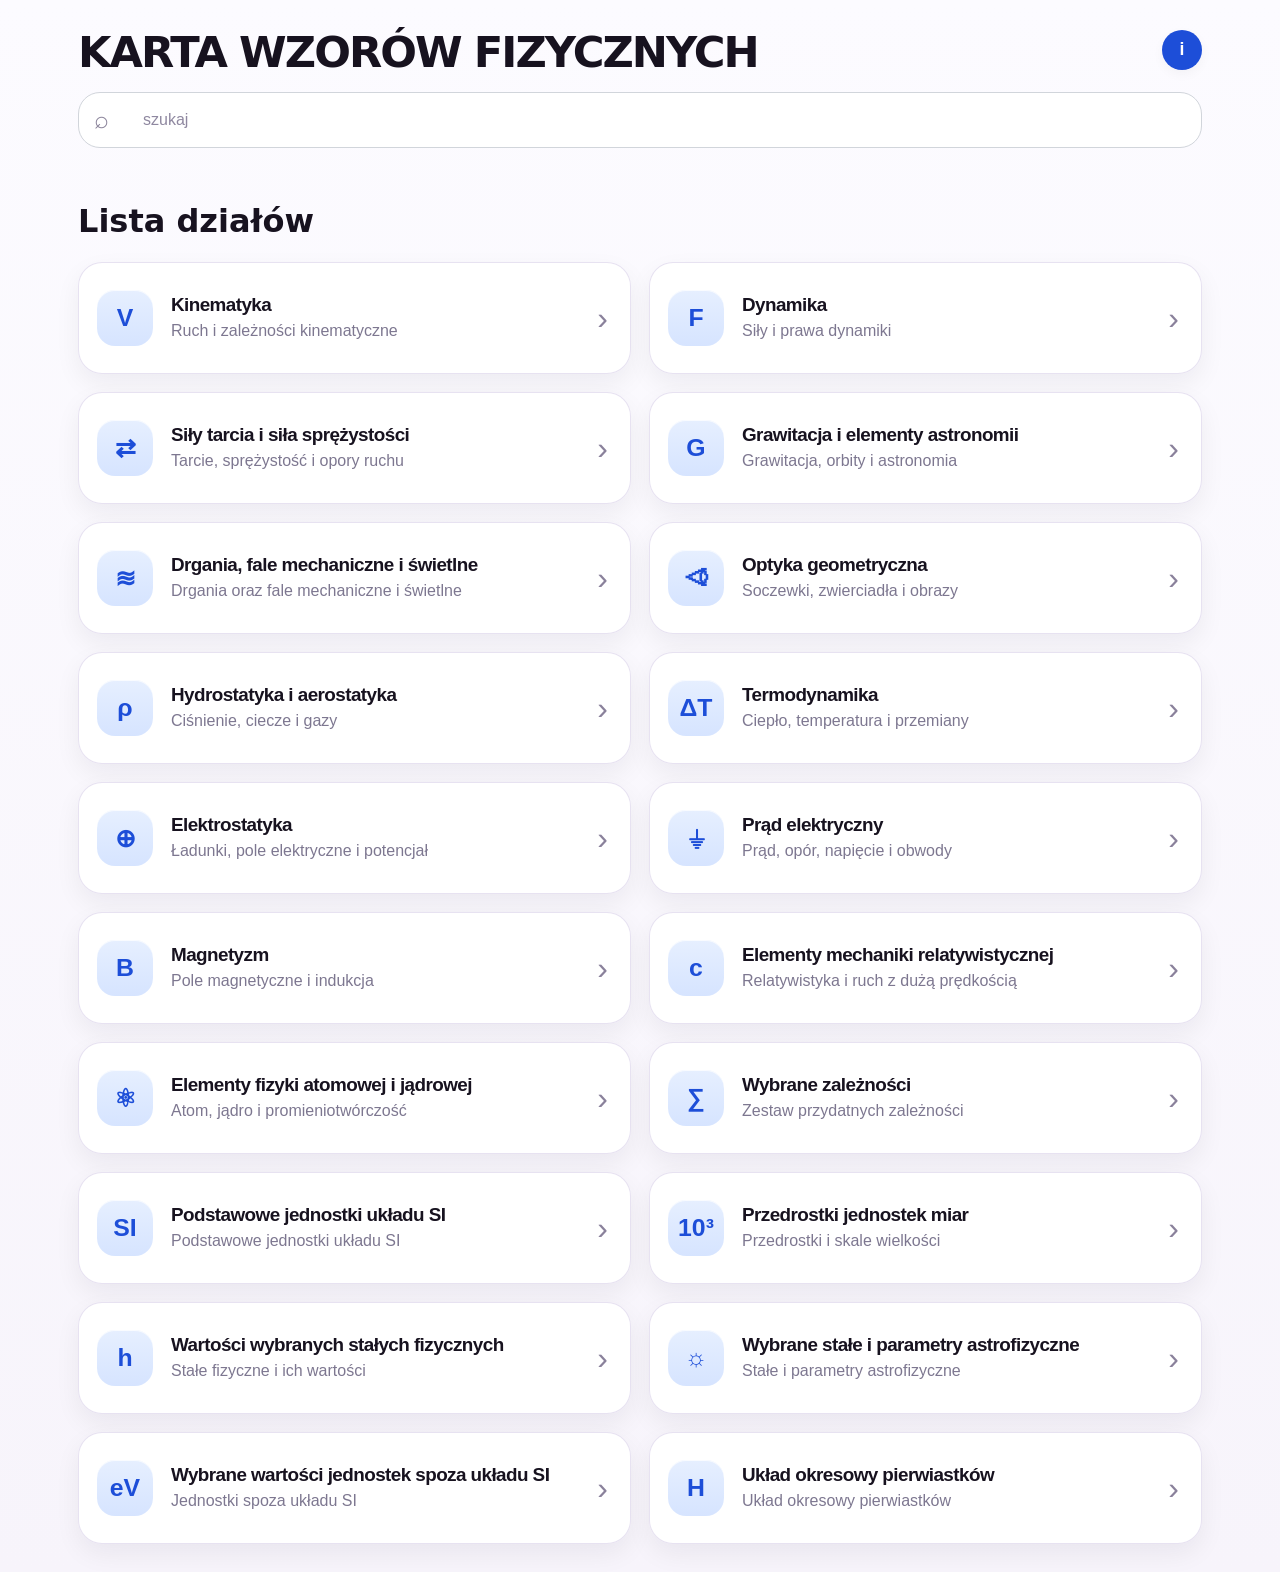
<file: index-fixed.html>
<!doctype html>
<html lang="pl">
<head>
<meta charset="utf-8">
<meta name="viewport" content="width=device-width, initial-scale=1, viewport-fit=cover">
<meta name="theme-color" content="#ffffff">
<title>KARTA WZORÓW i wielkości fizykochemicznych</title>
<link rel="manifest" href="manifest.webmanifest">
<link rel="icon" href="icons/icon-192.png">
<link rel="stylesheet" href="style.css">
</head>
<body>
<div id="splash" class="splash" aria-hidden="true">
  <div>
    <div class="splash-frame">
      <img src="splash.jpg" alt="Ekran startowy aplikacji">
    </div>
    <div class="splash-note">Ładowanie aplikacji…</div>
  </div>
</div>

<div class="app">
  <main id="startScreen" class="start-screen">
    <div class="wrap">
      <header class="start-header">
        <div class="title-row start-top-row">
          <h1 class="title">KARTA WZORÓW FIZYCZNYCH</h1>
          <button id="infoBtn" class="info-btn" type="button" aria-label="Informacje">i</button>
        </div>

        <div class="search-wrap unified">
          <div class="search-input-wrap unified">
            <input id="sectionSearch" class="search-input" type="search" inputmode="search" autocomplete="off" spellcheck="false" placeholder="szukaj">
            <button id="clearSearch" class="clear-search hidden" type="button" aria-label="Wyczyść wyszukiwanie">✕</button>
          </div>
          <div id="searchMeta" class="search-meta" aria-live="polite"></div>
        </div>
      </header>
        <h1>Lista działów</h1>
      <nav id="sectionList" class="section-list" aria-label="Lista działów"></nav>
    </div>
  </main>

  <section id="readerScreen" class="reader-screen hidden" aria-label="Czytnik działów">
    <div class="reader-top">
      <div class="reader-top-inner">
        <div class="reader-top-row">
          <button id="backBtn" class="back-btn compact" type="button" aria-label="Powrót do listy działów">
            <span class="back-arrow" aria-hidden="true"><span class="icon-glyph">⬅</span></span>
            <span class="back-label">Lista działów</span>
          </button>
          <button id="infoBtnReader" class="info-btn" type="button" aria-label="Informacje">i</button>
        </div>

        <div class="reader-search-wrap">
          <div class="search-input-wrap unified">
            <input id="readerSearch" class="search-input" type="search" inputmode="search" autocomplete="off" spellcheck="false" placeholder="szukaj">
            <button id="clearReaderSearch" class="clear-search hidden" type="button" aria-label="Wyczyść wyszukiwanie w działach">✕</button>
          </div>
          <div id="readerSearchMeta" class="search-meta" aria-live="polite"></div>
        </div>
      </div>
    </div>

    <div id="readerContent" class="reader-content"></div>
  </section>
</div>

<div id="infoModal" class="modal hidden" role="dialog" aria-modal="true" aria-labelledby="license-note-title">
  <div class="modal-content">
    <button id="closeModal" class="modal-close" type="button" aria-label="Zamknij okno">✕</button>

    <section class="license-note" aria-labelledby="license-note-title">
      <h2 id="license-note-title">Informacja o opracowaniu</h2>

      <p>
        To opracowanie edukacyjne „KARTA WZORÓW i wielkości fizykochemicznych” zostało przygotowane przez
        <a href="mailto:anna@jedlinscy.com"><strong>Annę Wójcik-Jedlińską</strong></a>.
      </p>

      <p>
        Materiał jest inspirowany zakresem kart wzorów do egzaminu maturalnego publikowanych przez
        <a
          href="https://bip.cke.gov.pl/artykul/211/1658/egzamin-maturalny-w-formule-2022"
          target="_blank"
          rel="noopener noreferrer"
        >
          Centralną Komisję Egzaminacyjną (CKE)
        </a>.
      </p>

      <p>
        Układ, forma prezentacji oraz sposób dostosowania treści do urządzeń mobilnych zostały
        opracowane samodzielnie. Materiał ma charakter pomocniczy i edukacyjny.
      </p>

      <p>
        Niniejszy materiał <strong>nie stanowi oficjalnego dokumentu CKE</strong> i
        <strong>nie zastępuje</strong> oryginalnych kart wzorów publikowanych przez CKE.
      </p>

      <p>
        O ile nie wskazano inaczej, autorskie elementy tego opracowania są udostępniane na licencji
        <a
          href="https://creativecommons.org/licenses/by/4.0/deed.pl"
          target="_blank"
          rel="license noopener noreferrer"
        >
          Creative Commons Uznanie autorstwa 4.0 Międzynarodowe (CC BY 4.0)
        </a>.
      </p>

      <p>
        Licencja ta dotyczy wyłącznie elementów przygotowanych przez autora opracowania i
        <strong>nie obejmuje</strong> materiałów źródłowych CKE ani innych treści, do których prawa
        przysługują odrębnym podmiotom.
      </p>
    </section>
  </div>
</div>

<script>
const sectionMeta = {
  kinematyka: {
    title: 'Kinematyka',
    icon: 'V',
    subtitle: 'Ruch i zależności kinematyczne',
    images: ['images/kinematyka.png'],
    keywords: ['kinematyka', 'ruch', 'prędkość', 'predkosc', 'przyspieszenie', 'tor ruchu']
  },
  dynamika: {
    title: 'Dynamika',
    icon: 'F',
    subtitle: 'Siły i prawa dynamiki',
    images: ['images/dynamika.png'],
    keywords: ['dynamika', 'zasady dynamiki', 'newton', 'siła', 'sila', 'masa']
  },
  sily_tarcia_i_sila_sprezystosci: {
    title: 'Siły tarcia i siła sprężystości',
    icon: '⇄',
    subtitle: 'Tarcie, sprężystość i opory ruchu',
    images: ['images/sily_tarcia_i_sila_sprezystosci.png'],
    keywords: ['tarcie', 'siła tarcia', 'sila tarcia', 'sprężystość', 'sprezystosc', 'hooke']
  },
  grawitacja_i_elementy_astronomii: {
    title: 'Grawitacja i elementy astronomii',
    icon: 'G',
    subtitle: 'Grawitacja, orbity i astronomia',
    images: ['images/grawitacja_i_elementy_astronomii.png'],
    keywords: ['grawitacja', 'astronomia', 'planety', 'orbita', 'ciążenie', 'ciazenie']
  },
  drgania_fale_mechaniczne_i_swietlne: {
    title: 'Drgania, fale mechaniczne i świetlne',
    icon: '≋',
    subtitle: 'Drgania oraz fale mechaniczne i świetlne',
    images: ['images/drgania_fale_mechaniczne_i_swietlne.png'],
    keywords: ['drgania', 'fala', 'fale', 'mechaniczne', 'świetlne', 'swiatlo', 'światło']
  },
  optyka_geometryczna: {
    title: 'Optyka geometryczna',
    icon: '⏿',
    subtitle: 'Soczewki, zwierciadła i obrazy',
    images: ['images/optyka_geometryczna.png'],
    keywords: ['optyka', 'soczewka', 'lustro', 'ogniskowa', 'powiększenie', 'powiekszenie']
  },
  hydrostatyka_aerostatyka: {
    title: 'Hydrostatyka i aerostatyka',
    icon: 'ρ',
    subtitle: 'Ciśnienie, ciecze i gazy',
    images: ['images/hydrostatyka_aerostatyka.png'],
    keywords: ['hydrostatyka', 'aerostatyka', 'ciecz', 'ciśnienie', 'cisnienie', 'prawo pascala', 'archimedes']
  },
  termodynamika: {
    title: 'Termodynamika',
    icon: 'ΔT',
    subtitle: 'Ciepło, temperatura i przemiany',
    images: ['images/termodynamika.png'],
    keywords: ['termodynamika', 'ciepło', 'cieplo', 'temperatura', 'gaz', 'energia wewnętrzna']
  },
  elektrostatyka: {
    title: 'Elektrostatyka',
    icon: '⊕',
    subtitle: 'Ładunki, pole elektryczne i potencjał',
    images: ['images/elektrostatyka.png'],
    keywords: ['elektrostatyka', 'ładunek', 'ladunek', 'pole elektryczne', 'kondensator', 'prawo coulomba']
  },
  prad_elektryczny: {
    title: 'Prąd elektryczny',
    icon: '⏚',
    subtitle: 'Prąd, opór, napięcie i obwody',
    images: ['images/prad_elektryczny.png'],
    keywords: ['prąd', 'prad', 'natężenie', 'natezenie', 'opór', 'opor', 'napięcie', 'napiecie', 'ohm']
  },
  magnetyzm: {
    title: 'Magnetyzm',
    icon: 'B',
    subtitle: 'Pole magnetyczne i indukcja',
    images: ['images/magnetyzm.png'],
    keywords: ['magnetyzm', 'pole magnetyczne', 'indukcja', 'cewka', 'solenoid']
  },
  elementy_mechaniki_relatywistycznej: {
    title: 'Elementy mechaniki relatywistycznej',
    icon: 'c',
    subtitle: 'Relatywistyka i ruch z dużą prędkością',
    images: ['images/elementy_mechaniki_relatywistycznej.png'],
    keywords: ['relatywistyczna', 'relatywistyka', 'szczególna teoria względności', 'wzglednosci', 'einstein']
  },
  elementy_fizyki_atomowej_i_jadrowej: {
    title: 'Elementy fizyki atomowej i jądrowej',
    icon: '⚛',
    subtitle: 'Atom, jądro i promieniotwórczość',
    images: ['images/elementy_fizyki_atomowej_i_jadrowej.png'],
    keywords: ['atomowa', 'jądrowa', 'jadrowa', 'promieniotwórczość', 'promieniotworczosc', 'izotop', 'foton']
  },
  wybrane_zaleznosci: {
    title: 'Wybrane zależności',
    icon: '∑',
    subtitle: 'Zestaw przydatnych zależności',
    images: ['images/wybrane_zaleznosci.png'],
    keywords: ['zależności', 'zaleznosci', 'wzory', 'przekształcenia']
  },
  podstawowe_jednostki_ukladu_si: {
    title: 'Podstawowe jednostki układu SI',
    icon: 'SI',
    subtitle: 'Podstawowe jednostki układu SI',
    images: ['images/podstawowe_jednostki_ukladu_si.png'],
    keywords: ['jednostki', 'układ si', 'uklad si', 'si', 'metr', 'kilogram', 'sekunda']
  },
  przedrostki_jednostek_miar: {
    title: 'Przedrostki jednostek miar',
    icon: '10³',
    subtitle: 'Przedrostki i skale wielkości',
    images: ['images/przedrostki_jednostek_miar.png'],
    keywords: ['przedrostki', 'mikro', 'mega', 'giga', 'nano', 'mili']
  },
  wartosci_wybranych_stalych_fizycznych: {
    title: 'Wartości wybranych stałych fizycznych',
    icon: 'h',
    subtitle: 'Stałe fizyczne i ich wartości',
    images: ['images/wartosci_wybranych_stalych_fizycznych.png'],
    keywords: ['stałe fizyczne', 'stale fizyczne', 'stałe', 'stale', 'g', 'h', 'c']
  },
  wybrane_stale_i_parametry_astrofizyczne: {
    title: 'Wybrane stałe i parametry astrofizyczne',
    icon: '☼',
    subtitle: 'Stałe i parametry astrofizyczne',
    images: ['images/wybrane_stale_i_parametry_astrofizyczne.png'],
    keywords: ['astrofizyczne', 'astronomia', 'planety', 'słońce', 'slonce', 'kosmos']
  },
  wartosci_wybranych_jednostek_spoza_ukladu_si: {
    title: 'Wybrane wartości jednostek spoza układu SI',
    icon: 'eV',
    subtitle: 'Jednostki spoza układu SI',
    images: ['images/wartosci_wybranych_jednostek_spoza_ukladu_si.png'],
    keywords: ['spoza układu si', 'spoza ukladu si', 'elektronowolt', 'ev', 'rok świetlny', 'rok swietlny']
  },
  uklad_okresowy_pierwiastkow: {
    title: 'Układ okresowy pierwiastków',
    icon: 'H',
    subtitle: 'Układ okresowy pierwiastków',
    images: ['images/uklad_okresowy_pierwiastkow.png'],
    keywords: ['uklad', 'układ', 'okresowy', 'pierwiastow', 'pierwiastków', 'tablica']
  }
};

function normalizeText(value) {
  return (value || '')
    .toLowerCase()
    .normalize('NFD')
    .replace(/[\u0300-\u036f]/g, '')
    .replace(/ł/g, 'l')
    .replace(/[^a-z0-9\s]/g, ' ')
    .replace(/\s+/g, ' ')
    .trim();
}

const sections = Object.entries(sectionMeta).map(([id, meta]) => ({
  id,
  ...meta,
  searchText: normalizeText([meta.title, ...(meta.keywords || [])].join(' '))
}));

const startScreen = document.getElementById('startScreen');
const readerScreen = document.getElementById('readerScreen');
const sectionList = document.getElementById('sectionList');
const readerContent = document.getElementById('readerContent');
const backBtn = document.getElementById('backBtn');
const splash = document.getElementById('splash');
const readerTop = readerScreen.querySelector('.reader-top');

const sectionSearch = document.getElementById('sectionSearch');
const clearSearch = document.getElementById('clearSearch');
const searchMeta = document.getElementById('searchMeta');

const readerSearch = document.getElementById('readerSearch');
const clearReaderSearch = document.getElementById('clearReaderSearch');
const readerSearchMeta = document.getElementById('readerSearchMeta');

const infoButtons = [
  document.getElementById('infoBtn'),
  document.getElementById('infoBtnReader')
].filter(Boolean);
const infoModal = document.getElementById('infoModal');
const closeModal = document.getElementById('closeModal');

let zoomModal = null;
let zoomImage = null;
let closeZoomModalBtn = null;

let lastTargetId = sections[0]?.id || '';
let readerBuilt = false;

function getFilteredSections(query) {
  const normalizedQuery = normalizeText(query);
  if (!normalizedQuery) return sections;

  const terms = normalizedQuery.split(' ').filter(Boolean);
  return sections.filter(section => terms.every(term => section.searchText.includes(term)));
}

function updateSearchMeta(query, count) {
  const normalizedQuery = normalizeText(query);
  if (!normalizedQuery) {
    searchMeta.textContent = ' ';
    return;
  }
  if (count === 0) {
    searchMeta.textContent = 'Brak wyników. Spróbuj innego hasła.';
    return;
  }
  searchMeta.textContent = count === 1 ? 'Znaleziono 1 dział.' : `Znaleziono ${count} działów.`;
}

function updateReaderSearchMeta(query, count) {
  const normalizedQuery = normalizeText(query);
  if (!normalizedQuery) {
    readerSearchMeta.textContent = '';
    return;
  }
  if (count === 0) {
    readerSearchMeta.textContent = 'Brak pasujących działów.';
    return;
  }
  readerSearchMeta.textContent = count === 1 ? 'Znaleziono 1 dział.' : `Znaleziono ${count} działy.`;
}

function renderStartList(query = '') {
  const filtered = getFilteredSections(query);

  sectionList.innerHTML = filtered.length
    ? filtered.map(section => `
        <button class="section-link" type="button" data-target="${section.id}" aria-label="Otwórz dział ${section.title}">
          <span class="section-icon" aria-hidden="true"><span class="section-icon-glyph">${section.icon}</span></span>
          <span class="section-copy">
            <span class="section-name">${section.title}</span>
            <span class="section-subtitle">${section.subtitle}</span>
          </span>
          <span class="section-chevron" aria-hidden="true">›</span>
        </button>
      `).join('')
    : '<div class="empty-state">Brak pasujących działów.</div>';

  updateSearchMeta(query, filtered.length);
  clearSearch.classList.toggle('hidden', !normalizeText(query));
}

function buildReader() {
  if (readerBuilt) return;

  readerContent.innerHTML = sections.map(section => `
    <article class="panel" id="${section.id}" tabindex="-1" data-search="${section.searchText}">
      <h2>${section.title}</h2>
      ${section.images.map(src => `
        <div class="figure ${section.id === 'uklad_okresowy_pierwiastkow' ? 'figure--zoomable' : ''}">
          <img
            src="${src}"
            alt="${section.title}"
            loading="lazy"
            decoding="async"
            ${section.id === 'uklad_okresowy_pierwiastkow' ? 'data-zoomable="true" tabindex="0" role="button" aria-label="Powiększ układ okresowy"' : ''}
          >
        </div>
      `).join('')}
    </article>
  `).join('');

  setupZoomableImages();
  readerBuilt = true;
}

function filterReaderPanels(query = '') {
  const normalizedQuery = normalizeText(query);
  const terms = normalizedQuery ? normalizedQuery.split(' ').filter(Boolean) : [];
  const panels = readerContent.querySelectorAll('.panel');
  let visibleCount = 0;

  panels.forEach(panel => {
    const haystack = panel.dataset.search || '';
    const visible = !terms.length || terms.every(term => haystack.includes(term));
    panel.classList.toggle('hidden', !visible);
    if (visible) visibleCount += 1;
  });

  clearReaderSearch.classList.toggle('hidden', !terms.length);
  updateReaderSearchMeta(query, visibleCount);
  return visibleCount;
}

function getReaderHeaderOffset() {
  return readerTop ? readerTop.offsetHeight + 8 : 8;
}

function alignReaderToTarget(target) {
  if (!target || target.classList.contains('hidden')) return;
  const top = target.getBoundingClientRect().top + window.scrollY - getReaderHeaderOffset();
  window.scrollTo({ top: Math.max(0, top), behavior: 'auto' });
}

function waitForRelevantImages(target) {
  const allVisiblePanels = Array.from(readerContent.querySelectorAll('.panel'))
    .filter(panel => !panel.classList.contains('hidden'));

  const targetVisibleIndex = allVisiblePanels.findIndex(panel => panel.id === target.id);
  const relevantPanels = targetVisibleIndex >= 0 ? allVisiblePanels.slice(0, targetVisibleIndex + 1) : [target];

  const images = relevantPanels
    .flatMap(panel => Array.from(panel.querySelectorAll('img')))
    .filter(img => !img.complete);

  if (!images.length) return Promise.resolve();

  return Promise.race([
    Promise.all(images.map(img => new Promise(resolve => {
      img.addEventListener('load', resolve, { once: true });
      img.addEventListener('error', resolve, { once: true });
    }))),
    new Promise(resolve => setTimeout(resolve, 1200))
  ]);
}

async function openReader(targetId) {
  buildReader();

  lastTargetId = targetId || sections[0]?.id || '';
  readerSearch.value = '';
  filterReaderPanels('');

  startScreen.classList.add('hidden');
  readerScreen.classList.remove('hidden');
  window.scrollTo({ top: 0, behavior: 'auto' });

  const target = document.getElementById(lastTargetId);
  if (!target) return;

  await new Promise(resolve => requestAnimationFrame(() => requestAnimationFrame(resolve)));
  alignReaderToTarget(target);

  await waitForRelevantImages(target);
  await new Promise(resolve => requestAnimationFrame(resolve));
  alignReaderToTarget(target);
}

function closeReader() {
  readerScreen.classList.add('hidden');
  startScreen.classList.remove('hidden');

  readerSearch.value = '';
  if (readerBuilt) {
    filterReaderPanels('');
  }

  window.scrollTo({ top: 0, behavior: 'auto' });
}

infoButtons.forEach(button => {
  button.addEventListener('click', () => {
    infoModal.classList.remove('hidden');
  });
});

closeModal.addEventListener('click', () => {
  infoModal.classList.add('hidden');
});

infoModal.addEventListener('click', event => {
  if (event.target === infoModal) {
    infoModal.classList.add('hidden');
  }
});

function ensureZoomModal() {
  if (zoomModal) return;

  const markup = document.createElement('div');
  markup.innerHTML = `
    <div id="zoomModal" class="zoom-modal hidden" role="dialog" aria-modal="true" aria-label="Powiększony obraz">
      <div class="zoom-modal-content">
        <button id="closeZoomModal" class="zoom-modal-close" type="button" aria-label="Zamknij powiększenie">✕</button>
        <img id="zoomImage" src="" alt="">
      </div>
    </div>
  `;
  document.body.appendChild(markup.firstElementChild);

  zoomModal = document.getElementById('zoomModal');
  zoomImage = document.getElementById('zoomImage');
  closeZoomModalBtn = document.getElementById('closeZoomModal');

  closeZoomModalBtn.addEventListener('click', closeZoomModal);
  zoomModal.addEventListener('click', event => {
    if (event.target === zoomModal) {
      closeZoomModal();
    }
  });
}

function openZoomModal(sourceImage) {
  ensureZoomModal();
  zoomImage.src = sourceImage.currentSrc || sourceImage.src;
  zoomImage.alt = sourceImage.alt || 'Powiększony obraz';
  zoomModal.classList.remove('hidden');
  document.body.classList.add('modal-open');
}

function closeZoomModal() {
  if (!zoomModal) return;
  zoomModal.classList.add('hidden');
  zoomImage.src = '';
  document.body.classList.remove('modal-open');
}

function setupZoomableImages() {
  ensureZoomModal();

  readerContent.querySelectorAll('img[data-zoomable="true"]').forEach(img => {
    img.addEventListener('click', () => openZoomModal(img));
    img.addEventListener('keydown', event => {
      if (event.key === 'Enter' || event.key === ' ') {
        event.preventDefault();
        openZoomModal(img);
      }
    });
  });
}


backBtn.addEventListener('click', closeReader);

window.addEventListener('keydown', event => {
  if (event.key === 'Escape') {
    if (zoomModal && !zoomModal.classList.contains('hidden')) {
      closeZoomModal();
      return;
    }
    if (!infoModal.classList.contains('hidden')) {
      infoModal.classList.add('hidden');
      return;
    }
    if (!readerScreen.classList.contains('hidden')) {
      closeReader();
    }
  }
});

sectionList.addEventListener('click', event => {
  const btn = event.target.closest('[data-target]');
  if (!btn) return;
  openReader(btn.dataset.target);
});

sectionSearch.addEventListener('input', event => {
  renderStartList(event.target.value);
});

sectionSearch.addEventListener('search', event => {
  renderStartList(event.target.value);
});

clearSearch.addEventListener('click', () => {
  sectionSearch.value = '';
  renderStartList('');
  sectionSearch.focus();
});

readerSearch.addEventListener('input', async event => {
  const visibleCount = filterReaderPanels(event.target.value);
  if (!visibleCount) return;

  const firstVisible = readerContent.querySelector('.panel:not(.hidden)');
  if (!firstVisible) return;

  await new Promise(resolve => requestAnimationFrame(resolve));
  alignReaderToTarget(firstVisible);
});

readerSearch.addEventListener('search', async event => {
  const visibleCount = filterReaderPanels(event.target.value);
  if (!visibleCount) return;

  const firstVisible = readerContent.querySelector('.panel:not(.hidden)');
  if (!firstVisible) return;

  await new Promise(resolve => requestAnimationFrame(resolve));
  alignReaderToTarget(firstVisible);
});

clearReaderSearch.addEventListener('click', async () => {
  readerSearch.value = '';
  filterReaderPanels('');

  const currentTarget = document.getElementById(lastTargetId) || readerContent.querySelector('.panel');
  if (!currentTarget) return;

  await new Promise(resolve => requestAnimationFrame(resolve));
  alignReaderToTarget(currentTarget);
  readerSearch.focus();
});

renderStartList('');

window.addEventListener('load', () => {
  setTimeout(() => splash.classList.add('hidden'), 800);

  if ('serviceWorker' in navigator && (location.protocol === 'https:' || location.hostname === 'localhost')) {
    navigator.serviceWorker.register('./sw.js').catch(() => {});
  }
});
</script>
</body>
</html>
</file>
<file: style.css>
:root {
  --bg:#ffffff;
  --surface:#ffffff;
  --surface-2:#f6f4fb;
  --surface-3:#f2ecfb;
  --text:#17121f;
  --muted:#6f6881;
  --line:#e7e1f1;
  --accent:#1d4ed8;
  --accent-2:#1e3a8a;
  --shadow:0 10px 26px rgba(23,18,31,.06);
  --shadow-soft:0 4px 12px rgba(23,18,31,.04);
  --radius-sm:12px;
  --radius-md:18px;
  --radius-lg:22px;
  --radius-xl:24px;
}

* { box-sizing:border-box; }

html { scroll-behavior:auto; }

body {
  margin:0;
  font-family:ui-sans-serif, system-ui, -apple-system, BlinkMacSystemFont, "Segoe UI", Roboto, Arial, sans-serif;
  color:var(--text);
  background:linear-gradient(180deg,#fcfbff 0%,#f7f4fb 100%);
}

button, a { -webkit-tap-highlight-color:transparent; }

img {
  display:block;
  max-width:100%;
  height:auto;
}

.hidden { display:none !important; }

.app,
.start-screen,
.reader-screen {
  min-height:100dvh;
}

.wrap {
  width:min(100%, 820px);
  margin:0 auto;
  padding:20px 16px calc(28px + env(safe-area-inset-bottom));
}

.start-header { padding:10px 0 6px; }

.title {
  margin:0;
  font-size:clamp(1.95rem, 5vw, 2.7rem);
  line-height:1.02;
  letter-spacing:-.045em;
}

.subtitle {
  margin:10px 0 0;
  color:var(--muted);
  font-size:1rem;
  line-height:1.55;
  max-width:34rem;
}

/* =========================
   HEADER LAYOUT
========================= */

.title-row {
  display:flex;
  align-items:flex-start;
  gap:10px;
}

.start-top-row {
  justify-content:space-between;
}

.start-top-row .title {
  flex:1 1 auto;
  min-width:0;
}

.top-actions {
  display:flex;
  align-items:center;
  gap:8px;
  flex:0 0 auto;
  padding-top:6px;
}

/* =========================
   INFO + INSTALL BUTTONS
========================= */

.info-btn,
.install-btn {
  width:clamp(32px, 6vw, 40px);
  height:clamp(32px, 6vw, 40px);
  display:grid;
  place-items:center;
  border:none;
  border-radius:50%;
  background:#1d4ed8;
  color:#fff;
  cursor:pointer;
  box-shadow:var(--shadow-soft);
  transition:transform .1s ease, opacity .2s ease;
}

.info-btn {
  font-size:1.1rem;
  font-weight:700;
  line-height:1;
}

.info-btn:focus-visible,
.clear-search:focus-visible,
.modal-close:focus-visible,
.search-toggle:focus-visible,
.install-btn:focus-visible {
  outline:none;
  box-shadow:0 0 0 4px rgba(29,78,216,.16);
}

.info-btn:hover,
.install-btn:hover {
  transform:scale(1.05);
}

.info-btn:active,
.install-btn:active {
  transform:scale(0.95);
}

.install-btn {
  font-weight:600;
}

.install-btn.hidden {
  display:none !important;
}

.install-icon {
  display:inline-grid;
  place-items:center;
  font-size:1.1rem;
  line-height:1;
  transform:translateY(-1px);
}

.install-text {
  display:none;
  white-space:nowrap;
  line-height:1;
}

/* =========================
   MODAL
========================= */

.modal {
  position:fixed;
  inset:0;
  background:rgba(0,0,0,.45);
  display:grid;
  place-items:center;
  z-index:2000;
}

.modal.hidden { display:none; }

.modal-content {
  width:min(90vw, 500px);
  max-height:min(85vh, 900px);
  overflow:auto;
  background:#fff;
  border-radius:var(--radius-md);
  padding:20px;
  box-shadow:0 20px 60px rgba(0,0,0,.2);
  position:relative;
}

.modal-content h2 {
  margin-top:0;
  font-size:1.2rem;
}

.modal-content p {
  color:var(--muted);
  line-height:1.5;
}

.modal-close {
  position:absolute;
  top:10px;
  right:10px;
  border:none;
  background:transparent;
  font-size:1.2rem;
  cursor:pointer;
  border-radius:999px;
}

.license-note {
  margin:2rem 0 0;
  padding:1rem 1.25rem;
  border:1px solid #d7dce5;
  border-radius:var(--radius-sm);
  background:#f7f9fc;
  font-size:.95rem;
  line-height:1.6;
}

.license-note h2 {
  margin-top:0;
  font-size:1.1rem;
}

.license-note p:last-child { margin-bottom:0; }

/* =========================
   SEARCH
========================= */

.search-wrap,
.reader-search-wrap {
  margin-top:18px;
  display:grid;
  gap:8px;
}

.unified { gap:10px; }

.search-input-wrap {
  position:relative;
}

.search-input-wrap::before {
  content:"⌕";
  position:absolute;
  left:16px;
  top:50%;
  transform:translateY(-50%);
  color:#8a839a;
  font-size:1.55rem;
  line-height:1;
  pointer-events:none;
  z-index:1;
}

.search-input {
  width:100%;
  min-height:56px;
  border:1px solid #d1d5db;
  background:#fff;
  color:var(--text);
  border-radius:var(--radius-lg);
  padding:15px 46px 15px 64px;
  font-size:1rem;
  box-shadow:none;
  outline:none;
  transition:border-color .15s ease, background .15s ease;
}

.search-input::placeholder {
  color:#8f88a0;
}

.search-input:focus {
  border-color:var(--accent-2);
  box-shadow:none;
  background:#fff;
}

/* ukryj systemowy X w type=search */
input[type="search"]::-webkit-search-cancel-button {
  -webkit-appearance:none;
  appearance:none;
  display:none;
}

input[type="search"]::-webkit-search-decoration,
input[type="search"]::-webkit-search-results-button,
input[type="search"]::-webkit-search-results-decoration {
  display:none;
}

.clear-search {
  position:absolute;
  right:10px;
  top:50%;
  transform:translateY(-50%);
  border:none;
  background:transparent;
  color:var(--muted);
  width:32px;
  height:32px;
  border-radius:999px;
  font-size:1.1rem;
  cursor:pointer;
  display:grid;
  place-items:center;
}

.clear-search.hidden { display:none !important; }

.search-meta {
  margin:0 4px;
  color:var(--muted);
  font-size:.86rem;
  line-height:1.35;
  min-height:1.2em;
}

/* search toggle in reader header */
.search-toggle {
  position:relative;
  width:36px;
  height:36px;
  border:none;
  border-radius:999px;
  background:transparent;
  color:var(--accent);
  font-size:1.25rem;
  cursor:pointer;
  display:grid;
  place-items:center;
  flex:0 0 auto;
  overflow:hidden;
}

.search-toggle span {
  position:absolute;
  inset:0;
  display:grid;
  place-items:center;
  line-height:1;
  transition:opacity .18s ease, transform .18s ease;
}

.search-toggle .icon-search {
  opacity:1;
  transform:scale(1);
}

.search-toggle .icon-close {
  opacity:0;
  transform:scale(0.86);
}

.search-toggle.active .icon-search {
  opacity:0;
  transform:scale(0.86);
}

.search-toggle.active .icon-close {
  opacity:1;
  transform:scale(1);
}

.search-toggle:active {
  transform:scale(0.96);
}

/* =========================
   SECTION LIST
========================= */

.section-list {
  display:grid;
  gap:14px;
  margin-top:22px;
}

.empty-state {
  border:1px dashed var(--line);
  background:rgba(255,255,255,.72);
  color:var(--muted);
  border-radius:var(--radius-md);
  padding:18px 20px;
  text-align:center;
}

.section-link {
  width:100%;
  border:1px solid rgba(231,225,241,.96);
  background:rgba(255,255,255,.94);
  color:var(--text);
  text-align:left;
  border-radius:var(--radius-xl);
  padding:16px;
  display:grid;
  grid-template-columns:60px minmax(0,1fr) auto;
  align-items:center;
  gap:14px;
  box-shadow:var(--shadow);
  cursor:pointer;
  transition:transform .08s ease, border-color .15s ease, box-shadow .15s ease;
}

.section-link:hover,
.section-link:focus-visible {
  border-color:#bfdbfe;
  box-shadow:0 14px 32px rgba(23,18,31,.08);
  outline:none;
}

.section-link:active { transform:translateY(1px); }

.section-icon {
  width:56px;
  height:56px;
  border-radius:var(--radius-md);
  display:grid;
  place-items:center;
  background:linear-gradient(180deg,#e6efff 0%, #d6e4ff 100%);
  color:#1d4ed8;
  font-weight:800;
  font-size:1.55rem;
  box-shadow:inset 0 1px 0 rgba(255,255,255,.75);
}

.section-copy {
  min-width:0;
  display:grid;
  gap:4px;
}

.section-name {
  display:block;
  font-size:clamp(1.15rem, 3.8vw, 1.45rem);
  line-height:1.15;
  font-weight:800;
  letter-spacing:-.03em;
}

.section-subtitle {
  display:block;
  color:#7d7790;
  font-size:.98rem;
  line-height:1.35;
}

.section-chevron {
  color:#8a819b;
  font-size:2rem;
  line-height:1;
  padding:0 4px;
}

/* =========================
   READER
========================= */

.reader-top {
  position:sticky;
  top:0;
  z-index:10;
  background:rgba(252,251,255,.92);
  backdrop-filter:blur(12px);
  -webkit-backdrop-filter:blur(12px);
  padding:8px 0;
}

.reader-top-inner {
  width:min(100%, 820px);
  margin:0 auto;
  padding:calc(10px + env(safe-area-inset-top)) 16px 8px;
  display:flex;
  flex-direction:column;
  gap:10px;
  background:transparent;
}

.reader-top-row {
  display:flex;
  align-items:center;
  gap:12px;
}

.reader-top-actions {
  margin-left:auto;
  display:flex;
  align-items:center;
  flex:0 0 auto;
}

.back-btn.compact {
  display:inline-flex;
  align-items:center;
  justify-content:flex-start;
  flex:1 1 auto;
  gap:10px;
  padding:6px 2px;
  border:none;
  background:transparent;
  box-shadow:none;
  font-size:clamp(1.25rem, 4vw, 1.45rem);
  font-weight:800;
  letter-spacing:-.03em;
  color:var(--text);
  cursor:pointer;
}

.back-btn.compact .back-arrow {
  color:var(--accent);
  font-size:1.8rem;
  line-height:1;
  transform:translateY(1px);
}

.back-btn.compact:focus-visible {
  outline:none;
  color:#000;
}

.reader-content {
  width:min(100%, 820px);
  margin:0 auto;
  padding:14px 12px 32px;
}

.panel {
  background:rgba(255,255,255,.96);
  border:1px solid var(--line);
  border-radius:var(--radius-lg);
  padding:16px;
  box-shadow:var(--shadow);
  margin-bottom:18px;
  scroll-margin-top:90px;
}

.panel h2 {
  margin:-16px -16px 10px;
  padding:10px 14px;

  background:linear-gradient(180deg,#1d4ed8 0%, #1e3a8a 100%);
  color:#fff;

  text-align:center;

  font-size:clamp(1.2rem, 4.2vw, 1.5rem);
  font-weight:600;
  letter-spacing:0;

  border-top-left-radius:var(--radius-md);
  border-top-right-radius:var(--radius-md);

  box-shadow:inset 0 -1px 0 rgba(0,0,0,.12);
}

.figure {
  width:min(100%, 760px);
  margin:10px auto 0;
  background:#fff;
  border:1px solid #e2e8f0;
  border-radius:var(--radius-md);
  padding:10px;
  overflow:hidden;
}

.figure img {
  width:100%;
  height:auto;
  object-fit:contain;
  border-radius:var(--radius-sm);
}

.figure--zoomable img {
  cursor:zoom-in;
}

/* =========================
   SPLASH
========================= */

.splash {
  position:fixed;
  inset:0;
  z-index:1000;
  display:grid;
  place-items:center;
  background:radial-gradient(circle at top,#f5edff 0%, #ffffff 46%, #f6f4fb 100%);
  opacity:1;
  visibility:visible;
  transition:opacity .7s ease, visibility .7s ease;
}

.splash.hidden {
  opacity:0;
  visibility:hidden;
  pointer-events:none;
}

.splash-frame {
  width:min(86vw, 420px);
  aspect-ratio:3/5;
  background:#fff;
  border:1px solid var(--line);
  border-radius:28px;
  padding:14px;
  box-shadow:0 22px 60px rgba(83,49,141,.16);
  display:flex;
  align-items:center;
  justify-content:center;
}

.splash-frame img {
  width:100%;
  height:100%;
  object-fit:contain;
  border-radius:var(--radius-md);
  background:#fff;
}

.splash-note {
  margin-top:14px;
  text-align:center;
  color:var(--muted);
  font-size:.94rem;
}

/* =========================
   DESKTOP TUNING
========================= */

@media (min-width: 480px) {
  .install-btn {
    display:flex;
    align-items:center;
    justify-content:center;
    width:auto;
    height:36px;
    padding:0 12px;
    gap:6px;
    border-radius:999px;
  }

  .install-text {
    display:inline;
    font-size:0.9rem;
    font-weight:600;
  }
}

@media (max-width: 420px) {
  .top-actions {
    gap:8px;
  }

  .install-text {
    display:none;
  }
}

@media (max-width: 640px) {
  .wrap,
  .reader-top-inner,
  .reader-content {
    padding-left:14px;
    padding-right:14px;
  }

  .section-link {
    grid-template-columns:56px minmax(0,1fr) auto;
    gap:12px;
    padding:14px;
  }

  .section-icon {
    width:52px;
    height:52px;
    border-radius:16px;
    font-size:1.4rem;
  }

  .section-subtitle { font-size:.94rem; }

  .reader-content { padding-top:12px; }
}

@media (min-width: 760px) {
  .wrap,
  .reader-top-inner {
    padding-left:22px;
    padding-right:22px;
  }

  .reader-content {
    padding-left:18px;
    padding-right:18px;
  }

  .panel { padding:18px; }
}

@media (min-width: 900px) {
  .wrap {
    width:min(100%, 1120px);
    padding-left:28px;
    padding-right:28px;
  }

  .reader-top {
    display:flex;
    justify-content:center;
    padding:10px 0;
  }

  .reader-top-inner {
    width:auto;
    max-width:100%;
    min-width:min(100%, 960px);
    padding-left:24px;
    padding-right:24px;
  }

  .reader-content {
    width:min(100%, 960px);
    padding:18px 24px 32px;
    display:flex;
    flex-direction:column;
    align-items:center;
  }

  .section-list {
    grid-template-columns:repeat(2, minmax(0, 1fr));
    gap:16px;
    align-items:stretch;
  }

  .section-link {
    min-height:112px;
    padding:18px;
  }

  .section-name {
    font-size:clamp(1.18rem, 1.2vw, 1.4rem);
  }

  .section-subtitle {
    font-size:1rem;
  }

  .panel {
    width:auto;
    max-width:100%;
    display:inline-block;
    padding:18px;
    margin-bottom:22px;
  }

  .panel h2 {
    margin:-18px -18px 12px;
    padding:14px 18px;
  }

  .figure {
    display:flex;
    justify-content:center;
    width:min(100%, 860px);
    margin-top:12px;
  }

  .figure img {
    width:auto;
    max-width:100%;
    height:auto;
  }
}

@media (min-width: 1280px) {
  .wrap {
    width:min(100%, 1180px);
  }

  .section-list {
    gap:18px;
  }
}

/* =========================
   ZOOM MODAL
========================= */

body.modal-open {
  overflow:hidden;
}

.zoom-modal {
  position:fixed;
  inset:0;
  z-index:3000;
  display:grid;
  place-items:center;
  background:rgba(10, 8, 20, .82);
  padding:16px;
}

.zoom-modal.hidden {
  display:none;
}

.zoom-modal-content {
  position:relative;
  width:auto;
  max-width:min(96vw, 1400px);
  max-height:92vh;
  padding-top:52px; /* miejsce na przycisk zamknięcia */
  display:flex;
  align-items:center;
  justify-content:center;
}

.zoom-modal-content img {
  display:block;
  max-width:100%;
  max-height:calc(92vh - 52px);
  width:auto;
  height:auto;
  object-fit:contain;
  border-radius:var(--radius-md);
  background:#fff;
  box-shadow:0 20px 60px rgba(0,0,0,.28);
}

.zoom-modal-close {
  position:absolute;
  top:0;
  right:0;
  width:40px;
  height:40px;
  border:none;
  border-radius:999px;
  background:rgba(255,255,255,.98);
  color:var(--text);
  font-size:1.25rem;
  cursor:pointer;
  display:grid;
  place-items:center;
  box-shadow:var(--shadow-soft);
}

.zoom-modal-close:focus-visible {
  outline:none;
  box-shadow:0 0 0 4px rgba(29,78,216,.18);
}

@media (max-width: 640px) {
  .zoom-modal {
    padding:12px;
  }

  .zoom-modal-content {
    max-width:100%;
    padding-top:48px;
  }

  .zoom-modal-content img {
    max-height:calc(88vh - 48px);
    border-radius:var(--radius-sm);
  }

  .zoom-modal-close {
    width:38px;
    height:38px;
  }
}

.install-btn {
  background:#10b981;
}

.install-btn:hover {
  background:#059669;
}
</file>
